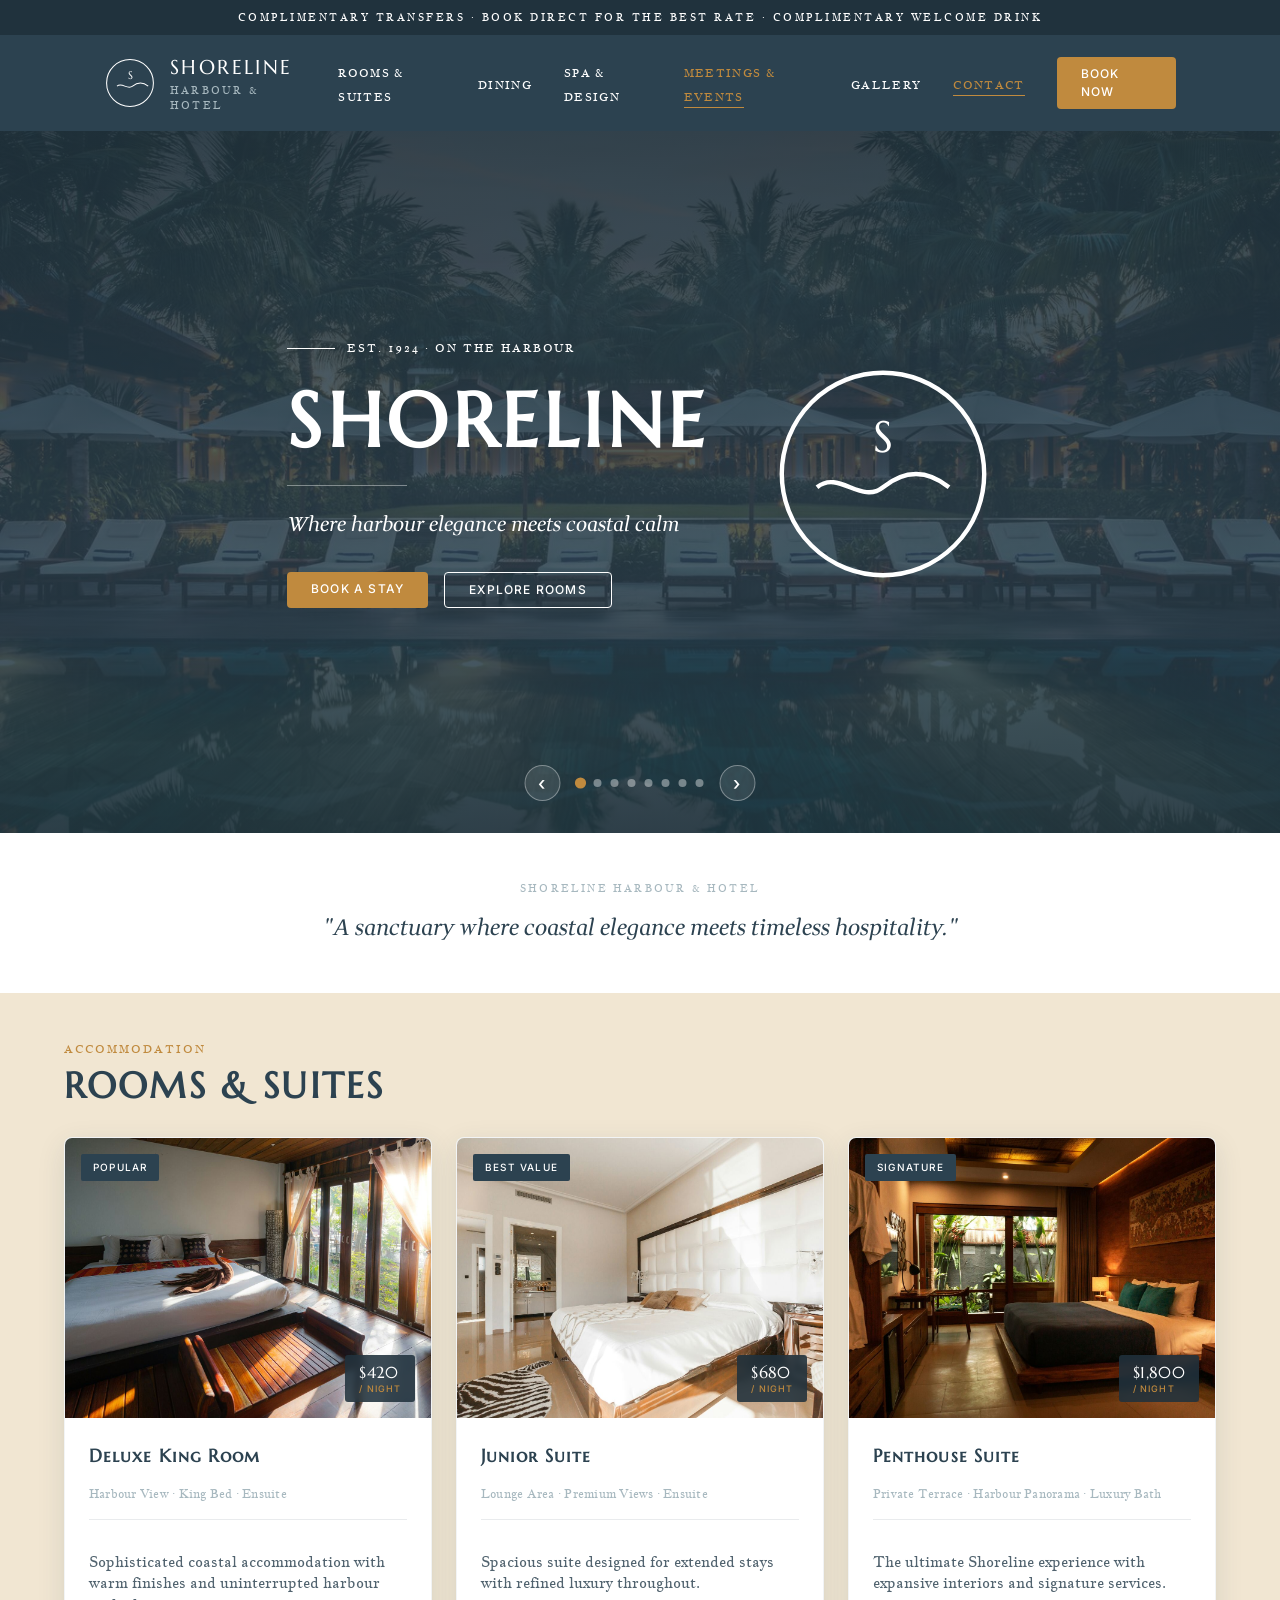
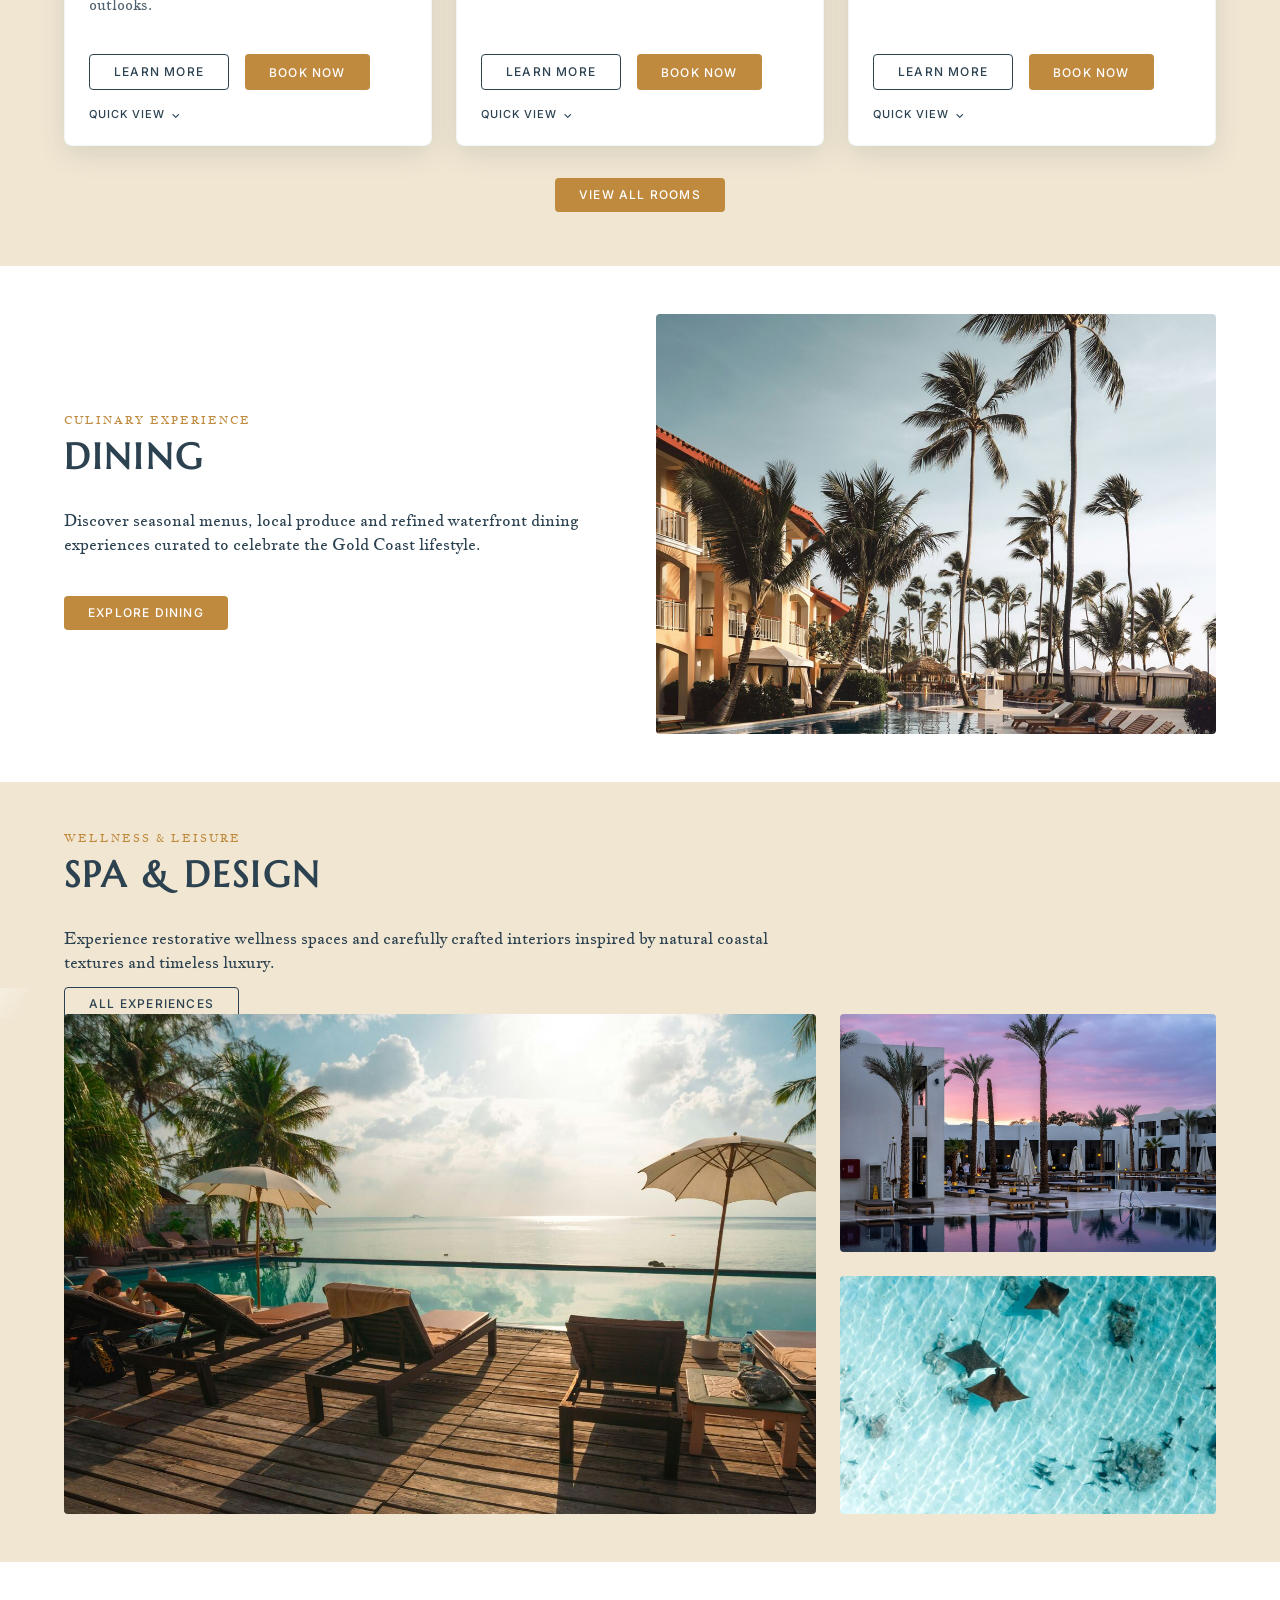
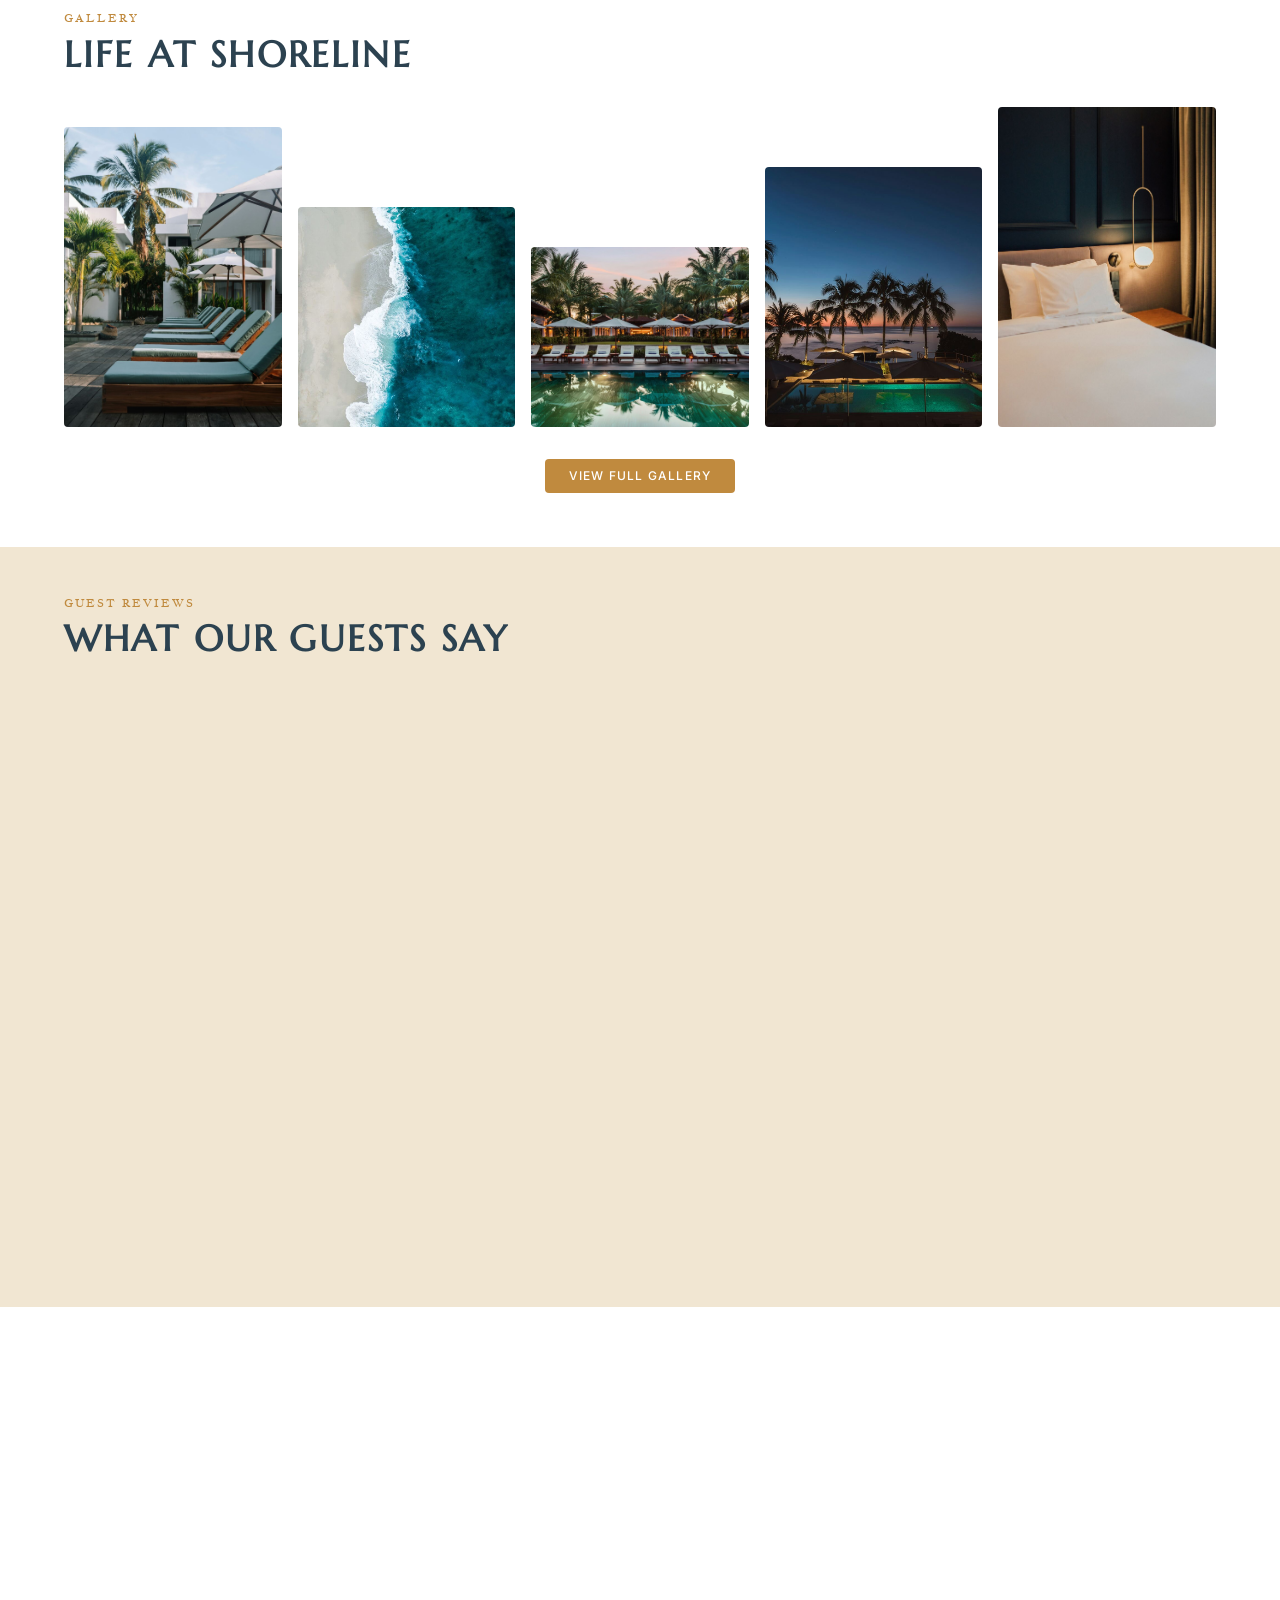
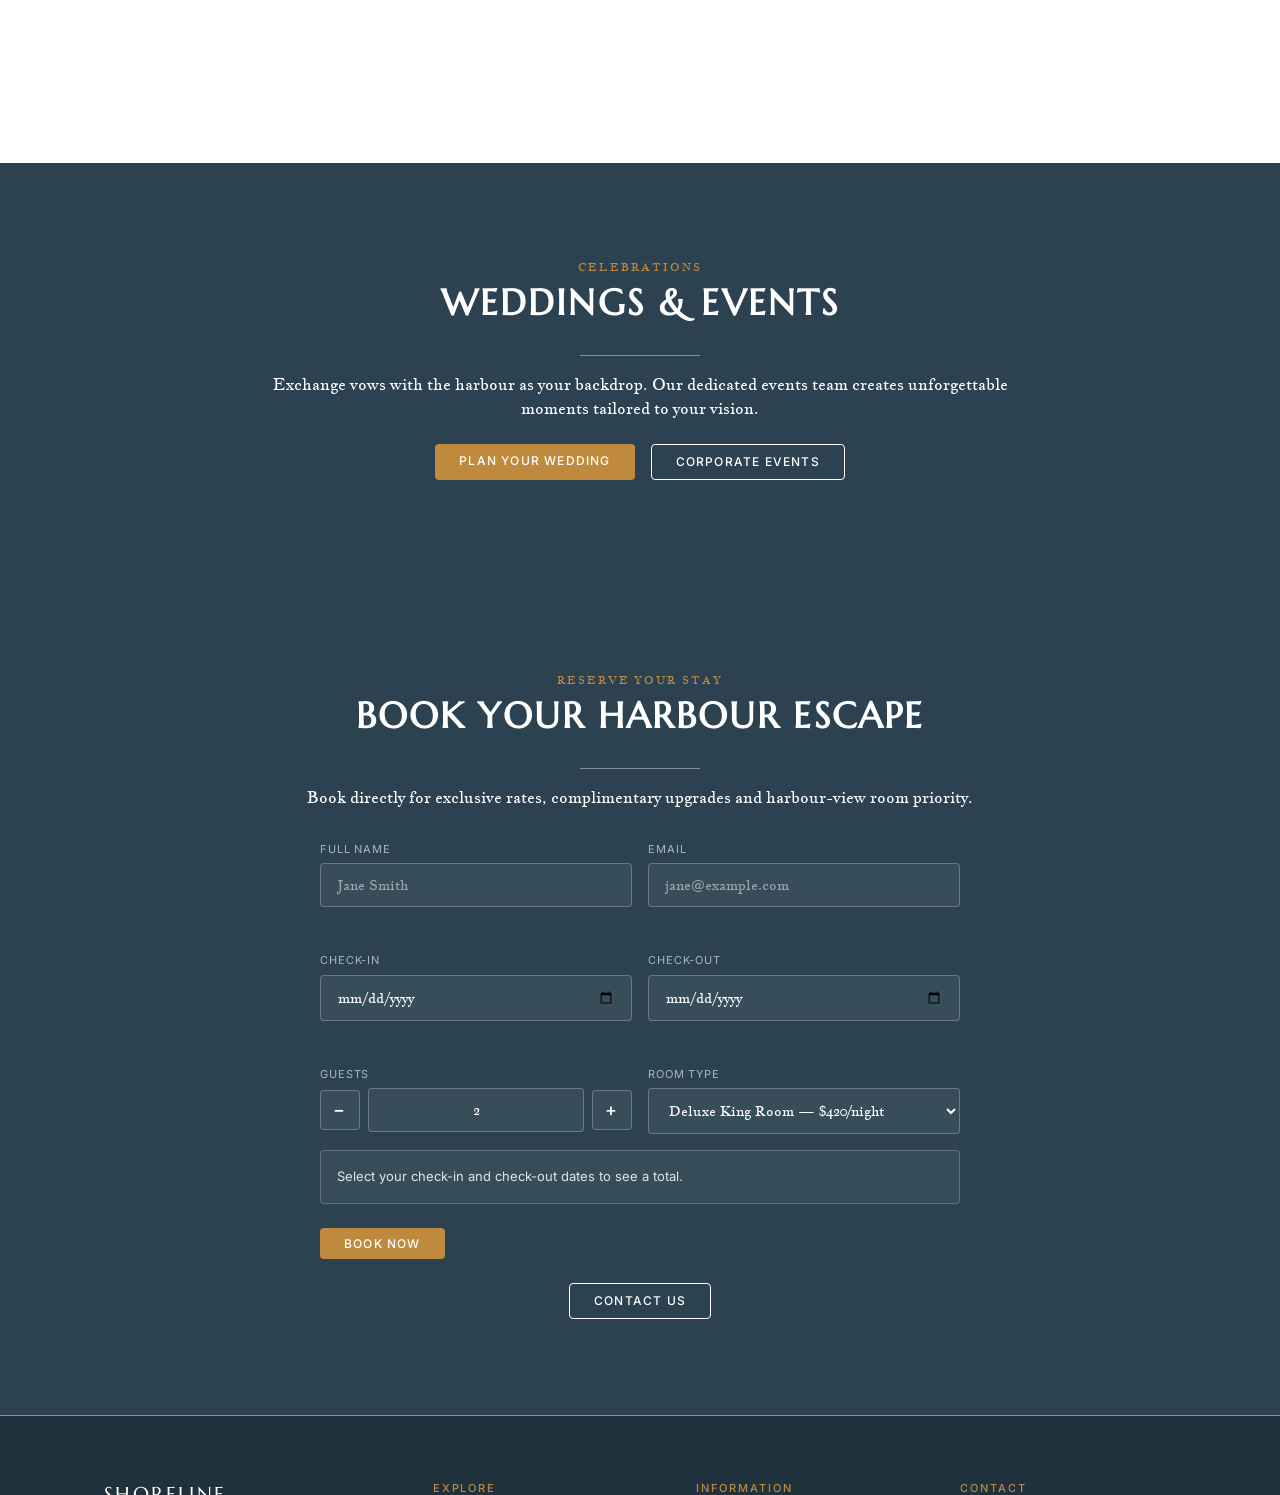
<file: index.html>
<!DOCTYPE html>
<html lang="en">
<head>
  <meta charset="UTF-8">
  <meta name="viewport" content="width=device-width, initial-scale=1">
  <title>Shoreline Harbour & Hotel</title>
  <meta name="description" content="Boutique harbour-front hotel on the Gold Coast. Book rooms & suites, dine waterfront, and unwind at our spa — reserve directly for the best rate.">

  <link rel="icon" type="image/svg+xml" href="favicon.svg">
  <link rel="icon" type="image/png" sizes="32x32" href="favicon-32.png">
  <link rel="icon" type="image/png" sizes="16x16" href="favicon-16.png">
  <link rel="apple-touch-icon" href="apple-touch-icon.png">

  <meta property="og:type" content="website">
  <meta property="og:site_name" content="Shoreline Harbour & Hotel">
  <meta property="og:title" content="Shoreline Harbour & Hotel">
  <meta property="og:description" content="Boutique harbour-front hotel on the Gold Coast. Book rooms & suites, dine waterfront, and unwind at our spa — reserve directly for the best rate.">
  <meta property="og:image" content="og-image.jpg">
  <meta property="og:url" content="index.html">
  <meta name="twitter:card" content="summary_large_image">
  <meta name="twitter:title" content="Shoreline Harbour & Hotel">
  <meta name="twitter:description" content="Boutique harbour-front hotel on the Gold Coast. Book rooms & suites, dine waterfront, and unwind at our spa.">
  <meta name="twitter:image" content="og-image.jpg">

  <!-- Update "url"/"image" to absolute URLs once this site has a public domain -->
  <script type="application/ld+json">
  {
    "@context": "https://schema.org",
    "@type": "Hotel",
    "name": "Shoreline Harbour & Hotel",
    "description": "Boutique harbour-front hotel on the Gold Coast offering rooms & suites, waterfront dining and a poolside spa.",
    "image": "og-image.jpg",
    "url": "index.html",
    "priceRange": "$420-$1800",
    "address": {
      "@type": "PostalAddress",
      "streetAddress": "123 Harbour Promenade",
      "addressLocality": "Gold Coast",
      "addressRegion": "QLD",
      "postalCode": "4217",
      "addressCountry": "AU"
    },
    "geo": {
      "@type": "GeoCoordinates",
      "latitude": -27.9978,
      "longitude": 153.4310
    },
    "starRating": {
      "@type": "Rating",
      "ratingValue": "5"
    },
    "amenityFeature": [
      { "@type": "LocationFeatureSpecification", "name": "Free WiFi" },
      { "@type": "LocationFeatureSpecification", "name": "Spa" },
      { "@type": "LocationFeatureSpecification", "name": "Waterfront Dining" },
      { "@type": "LocationFeatureSpecification", "name": "Valet Parking" }
    ]
  }
  </script>

  <link rel="stylesheet" href="styles.css">
</head>
<body>

  <div id="scroll-progress"></div>

  <div class="announcement-bar">
    COMPLIMENTARY TRANSFERS · BOOK DIRECT FOR THE BEST RATE ·
    COMPLIMENTARY WELCOME DRINK
  </div>

  <header>

    <nav aria-label="Primary">

      <a href="#hero" class="logo">

        <div class="logo-icon">

          <svg viewBox="0 0 100 100" aria-hidden="true">
            <circle cx="50" cy="50" r="45" fill="none" stroke="currentColor" stroke-width="2"/>
            <path
              d="M25 56 C35 48,45 64,55 56
                 S75 48,85 56"
              fill="none"
              stroke="currentColor"
              stroke-width="2"
            />
            <text x="50" y="42" text-anchor="middle">S</text>
          </svg>

        </div>

        <div class="logo-text">
          <span class="logo-title">SHORELINE</span>
          <span class="logo-subtitle">HARBOUR &amp; HOTEL</span>
        </div>

      </a>

      <button class="nav-toggle" aria-label="Open menu" aria-expanded="false">
        <span></span>
        <span></span>
        <span></span>
      </button>

      <ul class="nav-links">
        <li><a href="rooms.html">Rooms &amp; Suites</a></li>
        <li><a href="#dining">Dining</a></li>
        <li><a href="#spa">Spa &amp; Design</a></li>
        <li><a href="#events">Meetings &amp; Events</a></li>
        <li><a href="gallery.html">Gallery</a></li>
        <li><a href="#events">Contact</a></li>
      </ul>

      <a href="#events" class="nav-book-btn">Book Now</a>

    </nav>

  </header>

  <main>

    <section id="hero">

      <div class="hero-slides" aria-hidden="true">
        <div class="hero-slide active" style="background-image:url('images/gallery-sunset-poolside.jpg')"></div>
        <div class="hero-slide" style="background-image:url('images/gallery-night-pool.jpg')"></div>
        <div class="hero-slide" style="background-image:url('images/spa-poolside.jpg')"></div>
        <div class="hero-slide" style="background-image:url('images/dining-terrace.jpg')"></div>
        <div class="hero-slide" style="background-image:url('images/gallery-aerial-beach.jpg')"></div>
        <div class="hero-slide" style="background-image:url('images/spa-sunset-lounge.jpg')"></div>
        <div class="hero-slide" style="background-image:url('images/gallery-resort-loungers.jpg')"></div>
        <div class="hero-slide" style="background-image:url('images/spa-stingray-lagoon.jpg')"></div>
      </div>
      <div class="hero-overlay" aria-hidden="true"></div>

      <div class="hero-controls">
        <button class="hero-arrow hero-arrow-prev" aria-label="Previous photo">‹</button>
        <div class="hero-dots" role="tablist" aria-label="Hero photo selector">
          <button class="hero-dot active" role="tab" aria-selected="true" aria-label="Show photo 1 of 8"></button>
          <button class="hero-dot" role="tab" aria-selected="false" aria-label="Show photo 2 of 8"></button>
          <button class="hero-dot" role="tab" aria-selected="false" aria-label="Show photo 3 of 8"></button>
          <button class="hero-dot" role="tab" aria-selected="false" aria-label="Show photo 4 of 8"></button>
          <button class="hero-dot" role="tab" aria-selected="false" aria-label="Show photo 5 of 8"></button>
          <button class="hero-dot" role="tab" aria-selected="false" aria-label="Show photo 6 of 8"></button>
          <button class="hero-dot" role="tab" aria-selected="false" aria-label="Show photo 7 of 8"></button>
          <button class="hero-dot" role="tab" aria-selected="false" aria-label="Show photo 8 of 8"></button>
        </div>
        <button class="hero-arrow hero-arrow-next" aria-label="Next photo">›</button>
      </div>

      <div class="container hero-layout">

        <div class="hero-content">

          <div class="hero-label">
            <span class="hero-line"></span>
            EST. 1924 · ON THE HARBOUR
          </div>

          <h1>SHORELINE</h1>

          <hr class="hero-divider">

          <p class="tagline">
            Where harbour elegance meets coastal calm
          </p>

          <div class="hero-buttons">
            <a href="#events" class="nav-book-btn">Book a Stay</a>
            <a href="rooms.html" class="outline-button">Explore Rooms</a>
          </div>

        </div>

        <div class="hero-emblem">

          <svg viewBox="0 0 100 100" aria-hidden="true">
            <circle cx="50" cy="50" r="46" fill="none" stroke="currentColor" stroke-width="2"/>
            <path
              d="M20 56
                 C30 48,40 64,50 56
                 S70 48,80 56"
              fill="none"
              stroke="currentColor"
              stroke-width="2"
            />
            <text x="50" y="40" text-anchor="middle">S</text>
          </svg>

        </div>

      </div>

    </section>

    <section id="quote-band">

      <div class="container">
        <p class="quote-band-label">SHORELINE HARBOUR &amp; HOTEL</p>
        <p class="quote-band-text reveal">
          "A sanctuary where coastal elegance meets timeless hospitality."
        </p>
      </div>

    </section>

    <section id="rooms">

      <div class="container">

        <div class="section-label">Accommodation</div>
        <h2>Rooms & Suites</h2>

        <div class="rooms-grid reveal-grid">

          <article class="room-card reveal">
            <div class="image-placeholder">
              <img src="images/deluxe-king-room.jpg" alt="Deluxe King Room with harbour view" loading="lazy" width="1400" height="933">
              <span class="room-badge">Popular</span>
              <span class="room-price-badge">$420<span class="per-night">/ Night</span></span>
            </div>
            <div class="room-card-body">
              <h3>Deluxe King Room</h3>
              <p class="room-meta">Harbour View · King Bed · Ensuite</p>
              <p>
                Sophisticated coastal accommodation with warm finishes and
                uninterrupted harbour outlooks.
              </p>

              <div class="button-group">
                <a href="rooms.html#room-deluxe" class="btn-outline">Learn More</a>
                <button class="book-room-btn" data-room="Deluxe King Room">Book Now</button>
              </div>

              <button class="quick-view-toggle" aria-expanded="false">
                Quick View <span class="chevron">⌄</span>
              </button>
              <ul class="quick-view-amenities">
                <li>Free WiFi</li>
                <li>Air Conditioning</li>
                <li>Mini Bar</li>
                <li>Smart TV</li>
              </ul>
            </div>
          </article>

          <article class="room-card reveal">
            <div class="image-placeholder">
              <img src="images/junior-suite-room.jpg" alt="Junior Suite lounge area" loading="lazy" width="1400" height="933">
              <span class="room-badge">Best Value</span>
              <span class="room-price-badge">$680<span class="per-night">/ Night</span></span>
            </div>
            <div class="room-card-body">
              <h3>Junior Suite</h3>
              <p class="room-meta">Lounge Area · Premium Views · Ensuite</p>
              <p>
                Spacious suite designed for extended stays with refined luxury
                throughout.
              </p>

              <div class="button-group">
                <a href="rooms.html#room-junior" class="btn-outline">Learn More</a>
                <button class="book-room-btn" data-room="Junior Suite">Book Now</button>
              </div>

              <button class="quick-view-toggle" aria-expanded="false">
                Quick View <span class="chevron">⌄</span>
              </button>
              <ul class="quick-view-amenities">
                <li>Free WiFi</li>
                <li>Separate Lounge</li>
                <li>Nespresso Machine</li>
                <li>Bathrobe &amp; Slippers</li>
              </ul>
            </div>
          </article>

          <article class="room-card reveal">
            <div class="image-placeholder">
              <img src="images/penthouse-suite-room.jpg" alt="Penthouse Suite with private terrace" loading="lazy" width="1400" height="933">
              <span class="room-badge">Signature</span>
              <span class="room-price-badge">$1,800<span class="per-night">/ Night</span></span>
            </div>
            <div class="room-card-body">
              <h3>Penthouse Suite</h3>
              <p class="room-meta">Private Terrace · Harbour Panorama · Luxury Bath</p>
              <p>
                The ultimate Shoreline experience with expansive interiors and
                signature services.
              </p>

              <div class="button-group">
                <a href="rooms.html#room-penthouse" class="btn-outline">Learn More</a>
                <button class="book-room-btn" data-room="Penthouse Suite">Book Now</button>
              </div>

              <button class="quick-view-toggle" aria-expanded="false">
                Quick View <span class="chevron">⌄</span>
              </button>
              <ul class="quick-view-amenities">
                <li>Private Terrace</li>
                <li>Butler Service</li>
                <li>Complimentary Breakfast</li>
                <li>Full Mini Bar</li>
              </ul>
            </div>
          </article>

        </div>

        <div class="section-cta">
          <a href="rooms.html" class="section-link">View All Rooms</a>
        </div>

      </div>

    </section>

    <section id="dining">

      <div class="container dining-layout">

        <div class="reveal">

          <div class="section-label">Culinary Experience</div>
          <h2>Dining</h2>

          <p>
            Discover seasonal menus, local produce and refined waterfront
            dining experiences curated to celebrate the Gold Coast lifestyle.
          </p>

          <a href="#dining" class="section-link section-btn">Explore Dining</a>

        </div>

        <div class="image-placeholder large-image reveal"><img src="images/dining-terrace.jpg" alt="Waterfront dining terrace at Shoreline" loading="lazy" width="1120" height="1400"></div>

      </div>

    </section>

    <section id="spa">

      <div class="container">

        <div class="section-label">Wellness & Leisure</div>
        <h2>Spa & Design</h2>

        <p class="section-intro">
          Experience restorative wellness spaces and carefully crafted
          interiors inspired by natural coastal textures and timeless luxury.
        </p>

        <a href="gallery.html" class="outline-dark section-btn">All Experiences</a>

        <div class="spa-grid">

          <div class="image-placeholder spa-large reveal"><img src="images/spa-poolside.jpg" alt="Poolside spa area" loading="lazy" width="1400" height="1120"></div>

          <div class="spa-side reveal-grid">
            <div class="image-placeholder spa-small reveal"><img src="images/spa-sunset-lounge.jpg" alt="Sunset spa lounge" loading="lazy" width="1400" height="933"></div>
            <div class="image-placeholder spa-small reveal"><img src="images/spa-stingray-lagoon.jpg" alt="Stingray lagoon spa" loading="lazy" width="894" height="1400"></div>
          </div>

        </div>

      </div>

    </section>

    <section id="gallery">

      <div class="container">

        <div class="section-label">Gallery</div>
        <h2>Life at Shoreline</h2>

        <div class="gallery-grid reveal-grid">

          <div class="image-placeholder reveal"><img src="images/gallery-resort-loungers.jpg" alt="Resort loungers" loading="lazy" width="1120" height="1400"></div>
          <div class="image-placeholder reveal"><img src="images/gallery-aerial-beach.jpg" alt="Aerial view of the beach" loading="lazy" width="787" height="1400"></div>
          <div class="image-placeholder reveal"><img src="images/gallery-sunset-poolside.jpg" alt="Sunset by the poolside" loading="lazy" width="1400" height="933"></div>
          <div class="image-placeholder reveal"><img src="images/gallery-night-pool.jpg" alt="Pool at night" loading="lazy" width="1400" height="935"></div>
          <div class="image-placeholder reveal"><img src="images/gallery-bedside-lamp.jpg" alt="Bedside lamp detail" loading="lazy" width="934" height="1400"></div>

        </div>

        <div class="section-cta">
          <a href="gallery.html" class="section-link">View Full Gallery</a>
        </div>

      </div>

    </section>

    <section id="testimonials">

      <div class="container">

        <div class="section-label">Guest Reviews</div>
        <h2>What Our Guests Say</h2>

        <div class="testimonial-carousel reveal">

          <div class="testimonial-track">

            <article class="testimonial-card active">
              <p class="star-rating">★★★★★</p>
              <blockquote>
                "The perfect coastal escape—beautiful rooms,
                friendly staff and unbeatable location."
              </blockquote>
              <p class="guest-name">— Emily R.</p>
              <p class="guest-location">Sydney, NSW</p>
            </article>

            <article class="testimonial-card">
              <p class="star-rating">★★★★☆</p>
              <blockquote>
                "Loved the rooftop pool and the relaxed boutique vibe.
                We'll definitely be back."
              </blockquote>
              <p class="guest-name">— Daniel K.</p>
              <p class="guest-location">Melbourne, VIC</p>
            </article>

            <article class="testimonial-card">
              <p class="star-rating">★★★★★</p>
              <blockquote>
                "Thoughtful details everywhere from the décor to the service.
                Felt truly looked after."
              </blockquote>
              <p class="guest-name">— Sophia L.</p>
              <p class="guest-location">London, UK</p>
            </article>

          </div>

          <div class="testimonial-controls">
            <button class="carousel-arrow carousel-prev" aria-label="Previous review">‹</button>
            <div class="carousel-dots" role="tablist" aria-label="Guest review selector">
              <button class="carousel-dot active" role="tab" aria-selected="true" aria-label="Show review 1 of 3"></button>
              <button class="carousel-dot" role="tab" aria-selected="false" aria-label="Show review 2 of 3"></button>
              <button class="carousel-dot" role="tab" aria-selected="false" aria-label="Show review 3 of 3"></button>
            </div>
            <button class="carousel-arrow carousel-next" aria-label="Next review">›</button>
          </div>

        </div>

      </div>

    </section>

    <section id="location">

      <div class="container location-layout">

        <div class="reveal">

          <div class="section-label">Find Us</div>
          <h2>Visit Shoreline</h2>

          <p>
            123 Harbour Promenade<br>
            Gold Coast, QLD 4217<br>
            Australia
          </p>

          <p class="location-meta">
            15 minutes from Gold Coast Airport · Complimentary valet parking
          </p>

          <a
            href="https://maps.google.com/?q=-27.9978,153.4310"
            target="_blank"
            rel="noopener"
            class="section-link"
          >Get Directions</a>

        </div>

        <div class="map-embed reveal">
          <iframe
            src="https://maps.google.com/maps?q=-27.9978,153.4310&z=16&output=embed"
            title="Map showing Shoreline Harbour & Hotel's location on the Gold Coast"
            loading="lazy"
            referrerpolicy="no-referrer-when-downgrade"
          ></iframe>
        </div>

      </div>

    </section>

    <section id="weddings">

      <div class="container weddings-content">

        <div class="section-label">Celebrations</div>

        <h2>Weddings & Events</h2>

        <hr class="events-divider">

        <p>
          Exchange vows with the harbour as your backdrop. Our dedicated
          events team creates unforgettable moments tailored to your vision.
        </p>

        <div class="hero-buttons weddings-buttons">
          <a href="mailto:reservations@shoreline.com.au?subject=Wedding%20Enquiry" class="nav-book-btn">Plan Your Wedding</a>
          <a href="mailto:reservations@shoreline.com.au?subject=Corporate%20Event%20Enquiry" class="outline-button">Corporate Events</a>
        </div>

      </div>

    </section>

    <section id="events">

      <div class="container events-content">

        <div class="events-label">RESERVE YOUR STAY</div>

        <h2>Book Your Harbour Escape</h2>

        <hr class="events-divider">

        <p>
          Book directly for exclusive rates, complimentary upgrades and
          harbour-view room priority.
        </p>

        <form class="booking-form" id="booking-form" novalidate>

          <div>
            <label for="booking-name">Full Name</label>
            <input type="text" id="booking-name" name="name" placeholder="Jane Smith" autocomplete="name">
            <p class="field-error" data-error-for="booking-name"></p>
          </div>

          <div>
            <label for="booking-email">Email</label>
            <input type="email" id="booking-email" name="email" placeholder="jane@example.com" autocomplete="email">
            <p class="field-error" data-error-for="booking-email"></p>
          </div>

          <div>
            <label for="booking-checkin">Check-In</label>
            <input type="date" id="booking-checkin" name="checkin" autocomplete="off">
            <p class="field-error" data-error-for="booking-checkin"></p>
          </div>

          <div>
            <label for="booking-checkout">Check-Out</label>
            <input type="date" id="booking-checkout" name="checkout" autocomplete="off">
            <p class="field-error" data-error-for="booking-checkout"></p>
          </div>

          <div>
            <label for="booking-guests">Guests</label>
            <div class="guest-stepper">
              <button type="button" class="stepper-btn stepper-decrease" aria-label="Decrease guests">−</button>
              <input type="number" id="booking-guests" name="guests" value="2" min="1" max="8" readonly inputmode="numeric" aria-live="polite">
              <button type="button" class="stepper-btn stepper-increase" aria-label="Increase guests">+</button>
            </div>
          </div>

          <div>
            <label for="booking-room">Room Type</label>
            <select id="booking-room" name="room">
              <option value="Deluxe King Room">Deluxe King Room — $420/night</option>
              <option value="Junior Suite">Junior Suite — $680/night</option>
              <option value="Penthouse Suite">Penthouse Suite — $1,800/night</option>
            </select>
          </div>

          <div class="field-full booking-summary" id="booking-summary" aria-live="polite">
            <span class="booking-summary-detail" id="booking-summary-detail">Select your check-in and check-out dates to see a total.</span>
            <span class="booking-summary-total" id="booking-summary-total"></span>
          </div>

          <div class="field-full">
            <button type="submit" class="booking-submit">Book Now</button>
          </div>

          <div class="booking-confirmation" id="booking-confirmation" role="status" aria-live="polite"></div>

        </form>

        <div class="hero-buttons events-buttons">
          <a href="mailto:reservations@shoreline.com.au" class="outline-button">Contact Us</a>
        </div>

      </div>

    </section>

  </main>

  <footer>

    <div class="footer-top">

      <div class="footer-brand">
        <div class="footer-logo">
          <span class="logo-title">SHORELINE</span>
          <span class="logo-subtitle">HARBOUR &amp; HOTEL</span>
        </div>
        <p class="footer-address">
          123 Harbour Promenade<br>
          Gold Coast, QLD 4217<br>
          Australia
        </p>
      </div>

      <nav class="footer-col">
        <h3>Explore</h3>
        <ul>
          <li><a href="rooms.html">Rooms &amp; Suites</a></li>
          <li><a href="#dining">Dining</a></li>
          <li><a href="#spa">Spa &amp; Design</a></li>
          <li><a href="#events">Meetings &amp; Events</a></li>
          <li><a href="gallery.html">Gallery</a></li>
        </ul>
      </nav>

      <nav class="footer-col">
        <h3>Information</h3>
        <ul>
          <li><a href="#events">Contact</a></li>
          <li><a href="#">Careers</a></li>
          <li><a href="#">Press</a></li>
          <li><a href="#">Accessibility</a></li>
          <li><a href="#">Privacy Policy</a></li>
        </ul>
      </nav>

      <div class="footer-col">
        <h3>Contact</h3>
        <p>reservations@shoreline.com.au</p>
        <p>+61 7 XXXX XXXX</p>

        <h3 class="footer-follow">Follow Us</h3>
        <div class="footer-social">
          <a href="#" aria-label="Instagram">IG</a>
          <a href="#" aria-label="Facebook">FB</a>
          <a href="#" aria-label="Twitter">TW</a>
          <a href="#" aria-label="LinkedIn">LI</a>
        </div>
      </div>

    </div>

    <div class="footer-bottom">
      <p>&copy; 2024 Shoreline Harbour & Hotel. All rights reserved.</p>
      <p class="footer-collection">Member of the Shoreline Collection</p>
    </div>

  </footer>

  <button id="back-to-top" aria-label="Back to top">↑</button>

  <div class="mobile-book-bar">
    <span class="mobile-book-bar-info">From<strong>$420/night</strong></span>
    <a href="#events" class="nav-book-btn">Book Now</a>
  </div>

  <script src="script.js"></script>

</body>
</html>
</file>
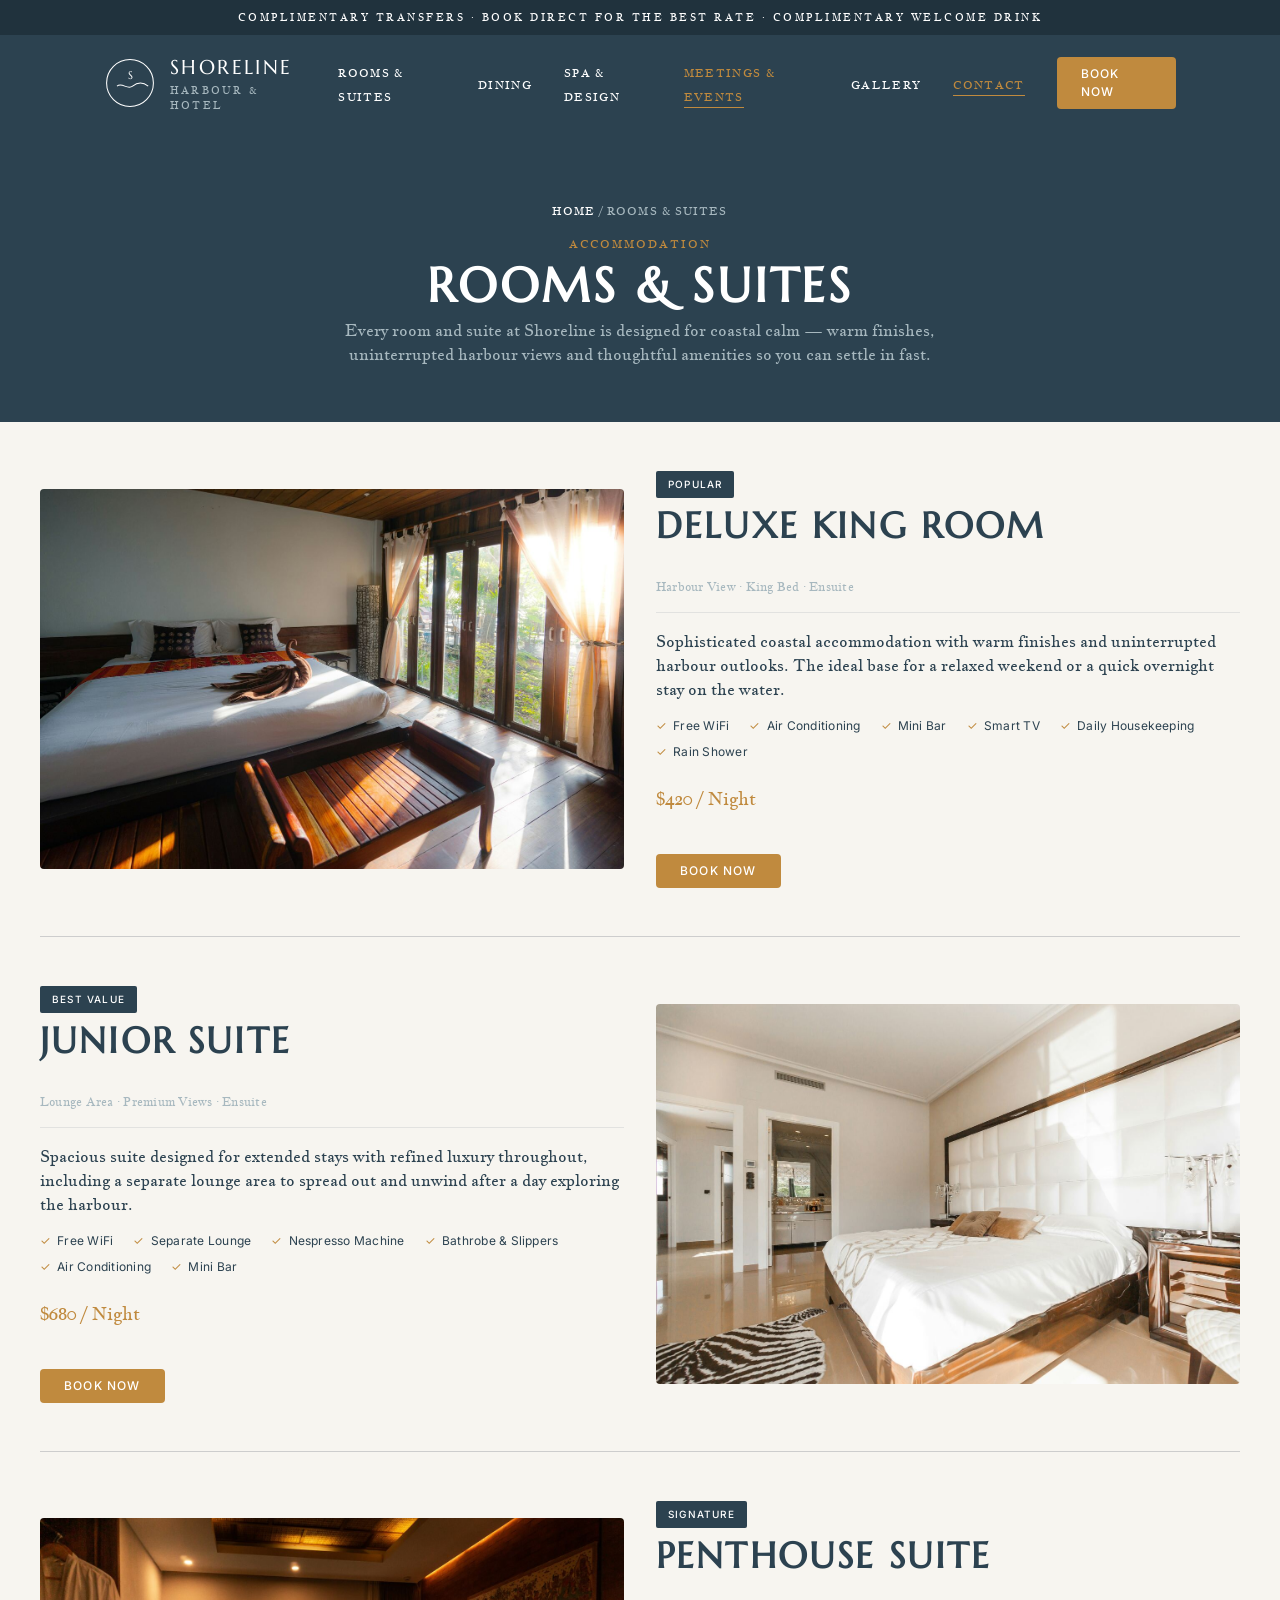
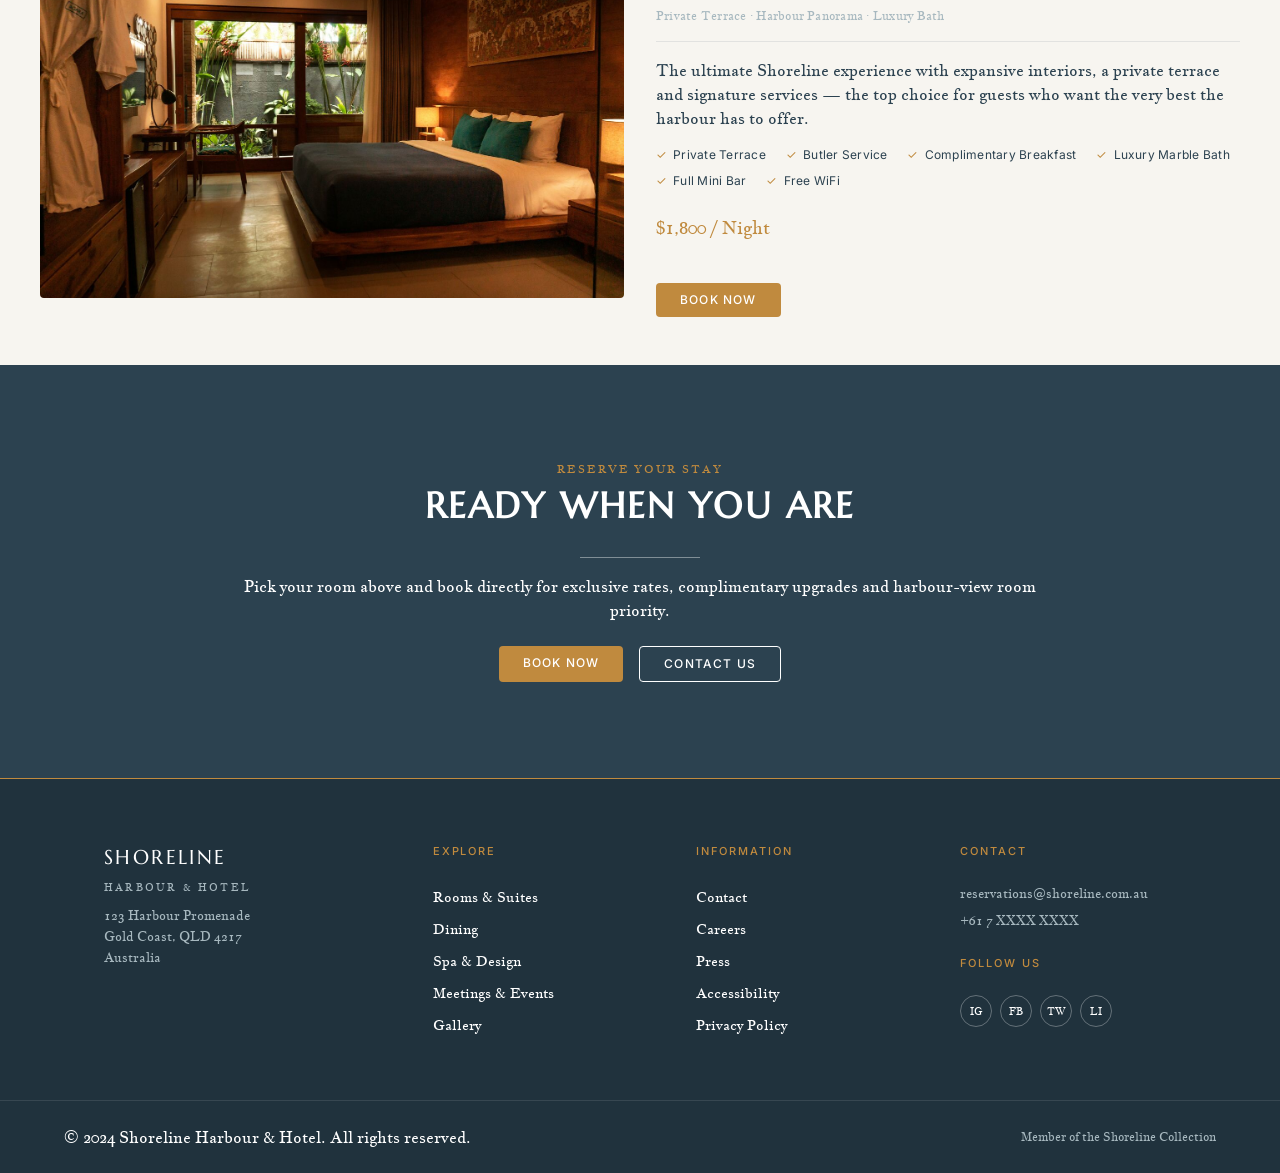
<file: rooms.html>
<!DOCTYPE html>
<html lang="en">
<head>
  <meta charset="UTF-8">
  <meta name="viewport" content="width=device-width, initial-scale=1">
  <title>Rooms & Suites | Shoreline Harbour & Hotel</title>
  <meta name="description" content="Explore Shoreline's Deluxe King Room, Junior Suite and Penthouse Suite — harbour views, refined interiors, and direct booking for the best rate.">

  <link rel="icon" type="image/svg+xml" href="favicon.svg">
  <link rel="icon" type="image/png" sizes="32x32" href="favicon-32.png">
  <link rel="icon" type="image/png" sizes="16x16" href="favicon-16.png">
  <link rel="apple-touch-icon" href="apple-touch-icon.png">

  <meta property="og:type" content="website">
  <meta property="og:site_name" content="Shoreline Harbour & Hotel">
  <meta property="og:title" content="Rooms & Suites | Shoreline Harbour & Hotel">
  <meta property="og:description" content="Explore Shoreline's Deluxe King Room, Junior Suite and Penthouse Suite — harbour views, refined interiors, and direct booking for the best rate.">
  <meta property="og:image" content="og-image.jpg">
  <meta property="og:url" content="rooms.html">
  <meta name="twitter:card" content="summary_large_image">
  <meta name="twitter:title" content="Rooms & Suites | Shoreline Harbour & Hotel">
  <meta name="twitter:description" content="Explore Shoreline's Deluxe King Room, Junior Suite and Penthouse Suite — harbour views and refined interiors.">
  <meta name="twitter:image" content="og-image.jpg">

  <link rel="stylesheet" href="styles.css">
</head>
<body>

  <div id="scroll-progress"></div>

  <div class="announcement-bar">
    COMPLIMENTARY TRANSFERS · BOOK DIRECT FOR THE BEST RATE ·
    COMPLIMENTARY WELCOME DRINK
  </div>

  <header>

    <nav aria-label="Primary">

      <a href="index.html#hero" class="logo">

        <div class="logo-icon">

          <svg viewBox="0 0 100 100" aria-hidden="true">
            <circle cx="50" cy="50" r="45" fill="none" stroke="currentColor" stroke-width="2"/>
            <path
              d="M25 56 C35 48,45 64,55 56
                 S75 48,85 56"
              fill="none"
              stroke="currentColor"
              stroke-width="2"
            />
            <text x="50" y="42" text-anchor="middle">S</text>
          </svg>

        </div>

        <div class="logo-text">
          <span class="logo-title">SHORELINE</span>
          <span class="logo-subtitle">HARBOUR &amp; HOTEL</span>
        </div>

      </a>

      <button class="nav-toggle" aria-label="Open menu" aria-expanded="false">
        <span></span>
        <span></span>
        <span></span>
      </button>

      <ul class="nav-links">
        <li><a href="rooms.html" aria-current="page">Rooms &amp; Suites</a></li>
        <li><a href="index.html#dining">Dining</a></li>
        <li><a href="index.html#spa">Spa &amp; Design</a></li>
        <li><a href="index.html#events">Meetings &amp; Events</a></li>
        <li><a href="gallery.html">Gallery</a></li>
        <li><a href="index.html#events">Contact</a></li>
      </ul>

      <a href="index.html#events" class="nav-book-btn">Book Now</a>

    </nav>

  </header>

  <main>

    <section class="page-hero">
      <div class="container">
        <div class="breadcrumb"><a href="index.html">Home</a> / Rooms &amp; Suites</div>
        <div class="section-label">Accommodation</div>
        <h1>Rooms &amp; Suites</h1>
        <p>
          Every room and suite at Shoreline is designed for coastal calm — warm
          finishes, uninterrupted harbour views and thoughtful amenities so
          you can settle in fast.
        </p>
      </div>
    </section>

    <section id="rooms-list">
      <div class="container">

        <div class="room-detail reveal" id="room-deluxe">
          <div class="image-placeholder room-detail-image"><img src="images/deluxe-king-room.jpg" alt="Deluxe King Room with harbour view" loading="lazy" width="1400" height="933"></div>
          <div class="room-detail-info">
            <span class="room-badge">Popular</span>
            <h2>Deluxe King Room</h2>
            <p class="room-meta">Harbour View · King Bed · Ensuite</p>
            <p>
              Sophisticated coastal accommodation with warm finishes and
              uninterrupted harbour outlooks. The ideal base for a relaxed
              weekend or a quick overnight stay on the water.
            </p>
            <ul class="room-detail-amenities">
              <li>Free WiFi</li>
              <li>Air Conditioning</li>
              <li>Mini Bar</li>
              <li>Smart TV</li>
              <li>Daily Housekeeping</li>
              <li>Rain Shower</li>
            </ul>
            <p class="price">$420 / Night</p>
            <div class="button-group">
              <a href="index.html?room=Deluxe%20King%20Room#events" class="nav-book-btn">Book Now</a>
            </div>
          </div>
        </div>

        <div class="room-detail reverse reveal" id="room-junior">
          <div class="image-placeholder room-detail-image"><img src="images/junior-suite-room.jpg" alt="Junior Suite lounge area" loading="lazy" width="1400" height="933"></div>
          <div class="room-detail-info">
            <span class="room-badge">Best Value</span>
            <h2>Junior Suite</h2>
            <p class="room-meta">Lounge Area · Premium Views · Ensuite</p>
            <p>
              Spacious suite designed for extended stays with refined luxury
              throughout, including a separate lounge area to spread out and
              unwind after a day exploring the harbour.
            </p>
            <ul class="room-detail-amenities">
              <li>Free WiFi</li>
              <li>Separate Lounge</li>
              <li>Nespresso Machine</li>
              <li>Bathrobe &amp; Slippers</li>
              <li>Air Conditioning</li>
              <li>Mini Bar</li>
            </ul>
            <p class="price">$680 / Night</p>
            <div class="button-group">
              <a href="index.html?room=Junior%20Suite#events" class="nav-book-btn">Book Now</a>
            </div>
          </div>
        </div>

        <div class="room-detail reveal" id="room-penthouse">
          <div class="image-placeholder room-detail-image"><img src="images/penthouse-suite-room.jpg" alt="Penthouse Suite with private terrace" loading="lazy" width="1400" height="933"></div>
          <div class="room-detail-info">
            <span class="room-badge">Signature</span>
            <h2>Penthouse Suite</h2>
            <p class="room-meta">Private Terrace · Harbour Panorama · Luxury Bath</p>
            <p>
              The ultimate Shoreline experience with expansive interiors,
              a private terrace and signature services — the top choice for
              guests who want the very best the harbour has to offer.
            </p>
            <ul class="room-detail-amenities">
              <li>Private Terrace</li>
              <li>Butler Service</li>
              <li>Complimentary Breakfast</li>
              <li>Luxury Marble Bath</li>
              <li>Full Mini Bar</li>
              <li>Free WiFi</li>
            </ul>
            <p class="price">$1,800 / Night</p>
            <div class="button-group">
              <a href="index.html?room=Penthouse%20Suite#events" class="nav-book-btn">Book Now</a>
            </div>
          </div>
        </div>

      </div>
    </section>

    <section id="events">
      <div class="container events-content">
        <div class="events-label">RESERVE YOUR STAY</div>
        <h2>Ready When You Are</h2>
        <hr class="events-divider">
        <p>
          Pick your room above and book directly for exclusive rates,
          complimentary upgrades and harbour-view room priority.
        </p>
        <div class="hero-buttons events-buttons">
          <a href="index.html#events" class="nav-book-btn">Book Now</a>
          <a href="mailto:reservations@shoreline.com.au" class="outline-button">Contact Us</a>
        </div>
      </div>
    </section>

  </main>

  <footer>

    <div class="footer-top">

      <div class="footer-brand">
        <div class="footer-logo">
          <span class="logo-title">SHORELINE</span>
          <span class="logo-subtitle">HARBOUR &amp; HOTEL</span>
        </div>
        <p class="footer-address">
          123 Harbour Promenade<br>
          Gold Coast, QLD 4217<br>
          Australia
        </p>
      </div>

      <nav class="footer-col">
        <h3>Explore</h3>
        <ul>
          <li><a href="rooms.html">Rooms &amp; Suites</a></li>
          <li><a href="index.html#dining">Dining</a></li>
          <li><a href="index.html#spa">Spa &amp; Design</a></li>
          <li><a href="index.html#events">Meetings &amp; Events</a></li>
          <li><a href="gallery.html">Gallery</a></li>
        </ul>
      </nav>

      <nav class="footer-col">
        <h3>Information</h3>
        <ul>
          <li><a href="index.html#events">Contact</a></li>
          <li><a href="#">Careers</a></li>
          <li><a href="#">Press</a></li>
          <li><a href="#">Accessibility</a></li>
          <li><a href="#">Privacy Policy</a></li>
        </ul>
      </nav>

      <div class="footer-col">
        <h3>Contact</h3>
        <p>reservations@shoreline.com.au</p>
        <p>+61 7 XXXX XXXX</p>

        <h3 class="footer-follow">Follow Us</h3>
        <div class="footer-social">
          <a href="#" aria-label="Instagram">IG</a>
          <a href="#" aria-label="Facebook">FB</a>
          <a href="#" aria-label="Twitter">TW</a>
          <a href="#" aria-label="LinkedIn">LI</a>
        </div>
      </div>

    </div>

    <div class="footer-bottom">
      <p>&copy; 2024 Shoreline Harbour & Hotel. All rights reserved.</p>
      <p class="footer-collection">Member of the Shoreline Collection</p>
    </div>

  </footer>

  <button id="back-to-top" aria-label="Back to top">↑</button>

  <div class="mobile-book-bar">
    <span class="mobile-book-bar-info">From<strong>$420/night</strong></span>
    <a href="index.html#events" class="nav-book-btn">Book Now</a>
  </div>

  <script src="script.js"></script>

</body>
</html>
</file>
<file: styles.css>
@import url('https://fonts.googleapis.com/css2?family=Inter:wght@500&family=Jacques+Francois&family=Marcellus+SC&family=Wittgenstein:ital@0;1&display=swap');

/* Smooth cross-page transitions (index.html <-> rooms.html <-> gallery.html).
   Pure progressive enhancement: browsers without support (anything but
   recent Chrome/Edge) just ignore this and navigate normally - no JS,
   no fallback needed, nothing to break. */

@view-transition {
  navigation: auto;
}

::view-transition-old(root),
::view-transition-new(root) {
  animation-duration: 0.35s;
  animation-timing-function: ease;
}

@media (prefers-reduced-motion: reduce) {
  ::view-transition-old(root),
  ::view-transition-new(root) {
    animation: none;
  }
}

/* =========================================================
   TABLE OF CONTENTS
   (search for the ALL-CAPS heading to jump to a section)

   Variables & base reset ......... :root, *, html, body
   Scroll-reveal animation ........ .reveal / .reveal-grid
   Announcement bar
   Typography ...................... h1-h3, buttons, links
   Header + Navigation ............. header, nav, .logo, .nav-links
   Hero ............................ #hero, .hero-slide(s), .hero-controls
   Sections (shared) ............... section padding + cream/white rhythm
   Room cards ....................... .rooms-grid, .room-card, quick-view
   Dining ........................... .dining-layout
   Location ......................... .location-layout, .map-embed
   Spa .............................. .spa-grid
   Events ........................... #events, .booking-form, guest stepper
   Gallery (homepage preview) ...... .gallery-grid
   Photo frames ..................... .image-placeholder + hover zoom
   Testimonials ..................... .testimonial-carousel
   Footer
   SECTION DETAILS .................. labels, quote band, badges, weddings
   POLISH ............................ hover states, back-to-top, progress bar
   RESPONSIVE ........................ hamburger nav, tablet + mobile
   MOBILE QUICK-BOOKING BAR
   SUBPAGES .......................... rooms.html / gallery.html specifics
========================================================= */

:root {
  --color-primary: #2c4250;
  --color-accent: #c08a3e;
  --color-bg: #f7f5f0;
  --color-cream-deep: #f1e6d2;
  --color-white: #ffffff;
  --color-muted: #a7b8bf;
  --color-dark: #20323d;
  --color-border: #cdcdcd;
  --color-placeholder: #c9c3b5;

  --space-xs: 4px;
  --space-sm: 8px;
  --space-md: 16px;
  --space-lg: 24px;
  --space-xl: 32px;
  --space-2xl: 48px;
  --space-3xl: 64px;
}

*,
*::before,
*::after {
  box-sizing: border-box;
}

html {
  scroll-behavior: smooth;
}

body {
  margin: 0;
  background: var(--color-bg);
  color: var(--color-primary);
  font-family: "Jacques Francois", serif;
  line-height: 1.5;
}

img {
  display: block;
  width: 100%;
}

a {
  text-decoration: none;
  color: inherit;
}

.container {
  max-width: 1200px;
  margin: 0 auto;
}

/* =======================
   Scroll-reveal animation
   Elements fade + lift into place the first time they enter
   the viewport (see .reveal usage on images/cards throughout).
======================= */

.reveal {
  opacity: 0;
  transform: translateY(28px);
  transition: opacity 0.8s ease, transform 0.8s ease;
}

.reveal.in-view {
  opacity: 1;
  transform: translateY(0);
}

.reveal-grid > .reveal:nth-child(1)  { transition-delay: 0s; }
.reveal-grid > .reveal:nth-child(2)  { transition-delay: .08s; }
.reveal-grid > .reveal:nth-child(3)  { transition-delay: .16s; }
.reveal-grid > .reveal:nth-child(4)  { transition-delay: .24s; }
.reveal-grid > .reveal:nth-child(5)  { transition-delay: .32s; }
.reveal-grid > .reveal:nth-child(6)  { transition-delay: .4s; }
.reveal-grid > .reveal:nth-child(7)  { transition-delay: .48s; }
.reveal-grid > .reveal:nth-child(8)  { transition-delay: .56s; }
.reveal-grid > .reveal:nth-child(9)  { transition-delay: .64s; }
.reveal-grid > .reveal:nth-child(10) { transition-delay: .72s; }
.reveal-grid > .reveal:nth-child(11) { transition-delay: .8s; }
.reveal-grid > .reveal:nth-child(12) { transition-delay: .88s; }

@media (prefers-reduced-motion: reduce) {
  .reveal {
    opacity: 1;
    transform: none;
    transition: none;
  }
}

/* =======================
   Announcement Bar
======================= */

.announcement-bar {
  background: var(--color-dark);
  color: var(--color-white);
  text-align: center;
  padding: 10px 20px;
  font-size: 10px;
  letter-spacing: 0.25em;
  text-transform: uppercase;
  font-family: "Jacques Francois", serif;
}

/* =======================
   Typography
======================= */

h1,
h2,
h3 {
  font-family: "Marcellus SC", serif;
  letter-spacing: 0.06em;
  margin-top: 0;
}

h1,
h2 {
  text-transform: uppercase;
}

h1 {
  font-size: 76px;
  line-height: 1.05;
}

h2 {
  font-size: 36px;
  line-height: 1.1;
  margin-bottom: var(--space-xl);
}

h3 {
  font-size: 18px;
}

p,
input,
textarea,
label,
li,
a {
  font-family: "Jacques Francois", serif;
}

.tagline {
  font-family: "Wittgenstein", serif;
  font-style: italic;
  font-size: 20px;
  line-height: 1.5;
}

button,
.nav-book-btn,
.section-link,
.outline-link,
.outline-button,
.outline-dark {
  background: var(--color-accent);
  color: var(--color-white);
  border: none;
  border-radius: 4px;
  padding: var(--space-sm) var(--space-lg);
  font-family: "Inter", sans-serif;
  font-size: 12px;
  font-weight: 500;
  letter-spacing: 0.1em;
  text-transform: uppercase;
  cursor: pointer;
}

.section-link,
.outline-link {
  display: inline-block;
}

.outline-link {
  background: transparent;
  border: 1px solid var(--color-primary);
  color: var(--color-primary);
}

/* Shine sweep on the real CTA-style buttons only (not icon buttons like
   the nav toggle, carousel arrows, or stepper +/-, where a diagonal
   light streak across a 36px circle would just look like a glitch) */

.nav-book-btn,
.section-link,
.outline-link,
.outline-button,
.outline-dark,
.book-room-btn,
.booking-submit,
.button-group a {
  position: relative;
  overflow: hidden;
}

.nav-book-btn::after,
.section-link::after,
.outline-link::after,
.outline-button::after,
.outline-dark::after,
.book-room-btn::after,
.booking-submit::after,
.button-group a::after {
  content: "";
  position: absolute;
  top: 0;
  left: -75%;
  width: 50%;
  height: 100%;
  background: linear-gradient(115deg, transparent, rgba(255, 255, 255, 0.4), transparent);
  transform: skewX(-20deg);
  transition: left 0.7s ease;
  pointer-events: none;
}

.nav-book-btn:hover::after,
.section-link:hover::after,
.outline-link:hover::after,
.outline-button:hover::after,
.outline-dark:hover::after,
.book-room-btn:hover::after,
.booking-submit:hover::after,
.button-group a:hover::after {
  left: 125%;
}

@media (prefers-reduced-motion: reduce) {
  .nav-book-btn::after,
  .section-link::after,
  .outline-link::after,
  .outline-button::after,
  .outline-dark::after,
  .book-room-btn::after,
  .booking-submit::after,
  .button-group a::after {
    display: none;
  }
}

/* =======================
   Header
======================= */

header {
  position: sticky;
  top: 0;
  z-index: 500;
  background: var(--color-primary);
  transition: box-shadow 0.35s ease;
}

/* Header gains a lifted shadow once the page scrolls (JS toggles this
   class) — a "sticky" header without motion feedback reads as static */

header.scrolled {
  box-shadow: 0 4px 20px rgba(0, 0, 0, 0.15);
}

@media (prefers-reduced-motion: reduce) {
  header {
    transition: none;
  }
}

header nav {
  max-width: 1200px;
  margin: 0 auto;
  padding: var(--space-sm) var(--space-3xl);
  display: flex;
  align-items: center;
  justify-content: space-between;
  gap: 32px;
}

/* =======================
   Logo
======================= */

.logo {
  display: flex;
  align-items: center;
  gap: 14px;
  color: var(--color-white);
}

.logo-icon {
  width: 56px;
  height: 56px;
}

.logo-icon svg {
  width: 100%;
  height: 100%;
}

.logo-icon text {
  fill: currentColor;
  font-family: "Marcellus SC", serif;
  font-size: 22px;
}

.logo-text {
  display: flex;
  flex-direction: column;
}

.logo-title {
  color: var(--color-white);
  font-family: "Marcellus SC", serif;
  font-size: 20px;
  letter-spacing: 0.12em;
}

.logo-subtitle {
  color: var(--color-muted);
  font-size: 10px;
  letter-spacing: 0.22em;
  text-transform: uppercase;
}

/* =======================
   Navigation
======================= */

.nav-links {
  display: flex;
  align-items: center;
  gap: var(--space-xl);
  list-style: none;
  margin-left: auto;
  padding: 0;
}

.nav-links a {
  color: var(--color-white);
  font-size: 11px;
  letter-spacing: 0.12em;
  text-transform: uppercase;
}

.nav-book-btn {
  display: inline-block;
}

/* =======================
   Hero
======================= */

#hero {
  position: relative;
  overflow: hidden;
  background: var(--color-primary);
  color: var(--color-white);
  min-height: 78vh;
  display: flex;
  align-items: center;
  padding: 96px var(--space-3xl) 112px;
}

.hero-slides {
  position: absolute;
  inset: 0;
  z-index: 0;
}

.hero-slide {
  position: absolute;
  inset: 0;
  background-size: cover;
  background-position: center;
  opacity: 0;
  transform: scale(1.06);
  transition: opacity 1.8s ease, transform 7s ease-out;
}

.hero-slide.active {
  opacity: 1;
  transform: scale(1);
}

.hero-overlay {
  position: absolute;
  inset: 0;
  z-index: 1;
  background: linear-gradient(
    180deg,
    rgba(32, 50, 61, 0.9),
    rgba(44, 66, 80, 0.8) 55%,
    rgba(32, 50, 61, 0.92)
  );
}

@media (prefers-reduced-motion: reduce) {
  .hero-slide {
    transition: opacity 1.2s ease;
    transform: none;
  }
}

/* Hero slideshow controls — arrows + dots grouped at the bottom so they
   never collide with the headline/tagline regardless of viewport height */

.hero-controls {
  position: absolute;
  left: 50%;
  bottom: var(--space-xl);
  transform: translateX(-50%);
  z-index: 3;
  display: flex;
  align-items: center;
  gap: var(--space-md);
}

.hero-arrow {
  width: 36px;
  height: 36px;
  padding: 0;
  border-radius: 50%;
  background: rgba(255, 255, 255, 0.1);
  border: 1px solid rgba(255, 255, 255, 0.35);
  color: var(--color-white);
  font-size: 19px;
  line-height: 1;
  display: flex;
  align-items: center;
  justify-content: center;
  cursor: pointer;
  transition: background 0.25s ease, border-color 0.25s ease, transform 0.25s ease;
}

.hero-arrow:hover {
  background: rgba(255, 255, 255, 0.22);
  border-color: var(--color-accent);
  transform: translateY(-2px);
}

.hero-dots {
  display: flex;
  align-items: center;
  gap: 9px;
}

.hero-dot {
  width: 8px;
  height: 8px;
  padding: 0;
  border-radius: 50%;
  background: rgba(255, 255, 255, 0.4);
  border: none;
  cursor: pointer;
  transition: background 0.3s ease, transform 0.3s ease;
}

.hero-dot:hover {
  background: rgba(255, 255, 255, 0.7);
}

.hero-dot.active {
  background: var(--color-accent);
  transform: scale(1.4);
}

@media (max-width: 480px) {
  .hero-controls {
    bottom: var(--space-lg);
    gap: var(--space-sm);
  }

  .hero-arrow {
    width: 32px;
    height: 32px;
    font-size: 16px;
  }

  .hero-dots {
    gap: 6px;
  }

  .hero-dot {
    width: 6px;
    height: 6px;
  }

  .hero-dot.active {
    transform: scale(1.3);
  }
}

.hero-layout {
  position: relative;
  z-index: 2;
  display: flex;
  justify-content: space-between;
  align-items: center;
  gap: 64px;
}

.hero-content {
  max-width: 650px;
}

.hero-label {
  display: flex;
  align-items: center;
  gap: 12px;
  text-transform: uppercase;
  letter-spacing: 0.18em;
  font-size: 11px;
  margin-bottom: var(--space-lg);
}

.hero-line {
  width: 48px;
  height: 1px;
  background: var(--color-white);
}

#hero h1 {
  color: var(--color-white);
  margin-bottom: var(--space-lg);
}

.hero-divider {
  width: 120px;
  margin: 0 0 var(--space-lg);
  border: 0;
  border-top: 1px solid rgba(255,255,255,.4);
}

#hero .tagline {
  color: var(--color-white);
  margin-bottom: var(--space-xl);
}

.hero-buttons {
  display: flex;
  gap: var(--space-md);
}

.outline-button {
  background: transparent;
  border: 1px solid var(--color-white);
  color: var(--color-white);
}

.hero-emblem {
  width: 220px;
  height: 220px;
  color: var(--color-white);
  flex-shrink: 0;
}

.hero-emblem svg {
  width: 100%;
  height: 100%;
}

.hero-emblem text {
  fill: currentColor;
  font-family: "Marcellus SC", serif;
  font-size: 20px;
}

/* =======================
   Sections
======================= */

#rooms,
#dining,
#spa,
#gallery,
#testimonials,
#location,
#contact {
  padding: var(--space-2xl) var(--space-3xl);
}

/* Alternating cream/white rhythm so the mid-page sections read as
   distinct rooms rather than one continuous scroll. Navy hero and
   the events/weddings bands stay as anchor points either side. */

#rooms,
#spa,
#testimonials {
  background: var(--color-cream-deep);
}

#dining,
#gallery,
#location,
#contact {
  background: var(--color-white);
}

.section-intro {
  max-width: 720px;
}

/* =======================
   Room Cards
======================= */

.rooms-grid {
  display: grid;
  grid-template-columns: repeat(3, 1fr);
  gap: var(--space-lg);
}

.room-card {
  background: var(--color-white);
  border-radius: 8px;
  overflow: hidden;
  box-shadow: 0 8px 28px rgba(32, 66, 80, 0.12);
  border: 1px solid rgba(44, 66, 80, 0.06);
  display: flex;
  flex-direction: column;
}

.room-card .image-placeholder {
  height: 280px;
  border-radius: 0;
  flex-shrink: 0;
}

.room-card-body {
  padding: var(--space-lg);
  display: flex;
  flex-direction: column;
  flex: 1;
}

.room-card-body h3 {
  margin-bottom: 4px;
}

/* Price now lives as a badge on the photo itself */

.room-price-badge {
  position: absolute;
  bottom: var(--space-md);
  right: var(--space-md);
  background: rgba(32, 50, 61, 0.88);
  backdrop-filter: blur(3px);
  color: var(--color-white);
  font-family: "Marcellus SC", serif;
  font-size: 16px;
  letter-spacing: 0.02em;
  padding: 7px 14px;
  border-radius: 3px;
  line-height: 1.3;
}

.room-price-badge .per-night {
  display: block;
  font-family: "Inter", sans-serif;
  font-size: 9px;
  font-weight: 500;
  letter-spacing: 0.12em;
  text-transform: uppercase;
  color: var(--color-accent);
  margin-top: 1px;
}

.room-meta {
  color: var(--color-muted);
  font-size: 12px;
  letter-spacing: 0.02em;
  margin-bottom: var(--space-md);
  padding-bottom: var(--space-md);
  border-bottom: 1px solid rgba(44, 66, 80, 0.1);
}

.room-card-body > p:not(.room-meta) {
  color: var(--color-primary);
  opacity: 0.82;
  font-size: 14.5px;
}

.price {
  color: var(--color-accent);
  font-size: 18px;
}

.button-group {
  display: flex;
  gap: var(--space-md);
  margin-top: auto;
  padding-top: var(--space-lg);
}

.button-group a {
  background: var(--color-accent);
  color: var(--color-white);
  border: none;
  border-radius: 4px;
  padding: var(--space-sm) var(--space-lg);
  font-family: "Inter", sans-serif;
  font-size: 12px;
  font-weight: 500;
  letter-spacing: 0.1em;
  text-transform: uppercase;
  cursor: pointer;
  display: inline-block;
}

.button-group a:hover {
  background: #a8752f;
  transform: translateY(-2px);
  box-shadow: 0 6px 14px rgba(0,0,0,.15);
}

/* Secondary "Learn More" link reads as secondary to "Book Now" so the
   card has a clear primary action instead of two competing gold buttons */

.button-group a.btn-outline {
  background: transparent;
  border: 1px solid var(--color-primary);
  color: var(--color-primary);
}

.button-group a.btn-outline:hover {
  background: var(--color-primary);
  color: var(--color-white);
}

/* Room card quick-view — click-to-expand amenities (not hover-only, so
   it works identically via tap on touch devices and for keyboard users) */

.quick-view-toggle {
  display: flex;
  align-items: center;
  gap: 6px;
  margin-top: var(--space-md);
  padding: 0;
  background: none;
  border: none;
  color: var(--color-primary);
  font-family: "Inter", sans-serif;
  font-size: 11px;
  font-weight: 500;
  letter-spacing: 0.08em;
  text-transform: uppercase;
  cursor: pointer;
}

.quick-view-toggle:hover {
  color: var(--color-accent);
}

.quick-view-toggle .chevron {
  font-size: 12px;
  transition: transform 0.25s ease;
}

.quick-view-toggle[aria-expanded="true"] .chevron {
  transform: rotate(180deg);
}

.quick-view-amenities {
  list-style: none;
  margin: 0;
  padding: 0;
  display: grid;
  grid-template-columns: repeat(2, 1fr);
  gap: 4px 12px;
  max-height: 0;
  opacity: 0;
  overflow: hidden;
  transition: max-height 0.35s ease, opacity 0.3s ease, margin-top 0.35s ease;
}

.quick-view-amenities.open {
  max-height: 160px;
  opacity: 1;
  margin-top: var(--space-sm);
}

.quick-view-amenities li {
  font-family: "Inter", sans-serif;
  font-size: 11px;
  color: var(--color-primary);
}

.quick-view-amenities li::before {
  content: "\2713";
  color: var(--color-accent);
  margin-right: 4px;
}

@media (prefers-reduced-motion: reduce) {
  .quick-view-amenities,
  .quick-view-toggle .chevron {
    transition: none;
  }
}

.section-cta {
  text-align: center;
  margin-top: var(--space-xl);
}

/* =======================
   Dining
======================= */

.dining-layout {
  display: grid;
  grid-template-columns: 1fr 1fr;
  gap: var(--space-xl);
  align-items: center;
}

/* =======================
   Location
======================= */

.location-layout {
  display: grid;
  grid-template-columns: 1fr 1fr;
  gap: var(--space-xl);
  align-items: center;
}

.location-meta {
  color: var(--color-muted);
  font-size: 14px;
  margin-top: var(--space-sm);
  margin-bottom: var(--space-lg);
}

.map-embed {
  min-height: 360px;
  border-radius: 4px;
  overflow: hidden;
  box-shadow: 0 2px 8px rgba(0, 0, 0, 0.08);
}

.map-embed iframe {
  display: block;
  width: 100%;
  height: 100%;
  min-height: 360px;
  border: 0;
}

/* =======================
   Spa
======================= */

.spa-grid {
  display: grid;
  grid-template-columns: 2fr 1fr;
  gap: var(--space-lg);
}

.spa-side {
  display: flex;
  flex-direction: column;
  gap: var(--space-lg);
}

.image-placeholder.spa-large {
  height: 500px;
}

.image-placeholder.spa-small {
  height: 238px;
}

/* =======================
   Events
======================= */

#events {
  background: var(--color-primary);
  color: var(--color-white);
  text-align: center;
  padding: 96px var(--space-3xl);
}

#events h2 {
  color: var(--color-white);
}

.events-content {
  max-width: 800px;
  margin: 0 auto;
}

.events-label {
  text-transform: uppercase;
  letter-spacing: 0.18em;
  font-size: 11px;
  color: var(--color-accent);
  margin-bottom: var(--space-sm);
}

.events-divider {
  width: 120px;
  margin: var(--space-md) auto;
  border: 0;
  border-top: 1px solid rgba(255,255,255,.4);
}

.events-buttons {
  justify-content: center;
  margin-top: var(--space-lg);
}

/* =======================
   Gallery (single row, varied heights)
======================= */

.gallery-grid {
  display: flex;
  align-items: flex-end;
  gap: var(--space-md);
}

.gallery-grid .image-placeholder {
  flex: 1;
  min-width: 0;
}

.gallery-grid .image-placeholder:nth-child(1) {
  height: 300px;
}

.gallery-grid .image-placeholder:nth-child(2) {
  height: 220px;
}

.gallery-grid .image-placeholder:nth-child(3) {
  height: 180px;
}

.gallery-grid .image-placeholder:nth-child(4) {
  height: 260px;
}

.gallery-grid .image-placeholder:nth-child(5) {
  height: 320px;
}

/* =======================
   Photo frames
   .image-placeholder is now a real photo frame: a fixed/sized box that
   clips a real <img> (object-fit: cover) inside it. The placeholder
   background still shows briefly while a photo loads.
======================= */

.image-placeholder,
.large-image,
.map-placeholder {
  background: var(--color-placeholder);
  border-radius: 4px;
  position: relative;
  overflow: hidden;
}

.image-placeholder img,
.large-image img,
.map-placeholder img {
  display: block;
  width: 100%;
  height: 100%;
  object-fit: cover;
  transition: transform 0.9s ease, filter 0.5s ease;
}

.image-placeholder:hover img,
.large-image:hover img,
.map-placeholder:hover img {
  transform: scale(1.12);
  filter: brightness(0.92);
}

@media (prefers-reduced-motion: reduce) {
  .image-placeholder img,
  .large-image img,
  .map-placeholder img,
  .image-placeholder:hover img,
  .large-image:hover img,
  .map-placeholder:hover img {
    transition: none;
    transform: none;
    filter: none;
  }
}

.image-placeholder {
  height: 240px;
}

.image-placeholder.large-image {
  height: 420px;
}

.map-placeholder {
  height: 420px;
}

/* =======================
   Testimonials
======================= */

.testimonial-carousel {
  position: relative;
  max-width: 720px;
  margin: 0 auto;
}

.testimonial-track {
  position: relative;
  transition: height 0.4s ease;
}

.testimonial-card {
  background: var(--color-white);
  padding: var(--space-xl);
  border-radius: 4px;
  box-shadow: 0 2px 8px rgba(0,0,0,.06);
}

.testimonial-track .testimonial-card {
  position: absolute;
  inset: 0;
  width: 100%;
  opacity: 0;
  visibility: hidden;
  transition: opacity 0.6s ease;
  pointer-events: none;
}

.testimonial-track .testimonial-card.active {
  opacity: 1;
  visibility: visible;
  pointer-events: auto;
}

@media (prefers-reduced-motion: reduce) {
  .testimonial-track .testimonial-card {
    transition: none;
  }
}

.testimonial-controls {
  display: flex;
  align-items: center;
  justify-content: center;
  gap: var(--space-md);
  margin-top: var(--space-xl);
}

.carousel-arrow {
  width: 36px;
  height: 36px;
  padding: 0;
  border-radius: 50%;
  background: transparent;
  border: 1px solid var(--color-primary);
  color: var(--color-primary);
  font-size: 18px;
  line-height: 1;
  display: flex;
  align-items: center;
  justify-content: center;
  cursor: pointer;
  transition: background 0.25s ease, color 0.25s ease, transform 0.25s ease;
}

.carousel-arrow:hover {
  background: var(--color-primary);
  color: var(--color-white);
  transform: translateY(-2px);
}

.carousel-dots {
  display: flex;
  align-items: center;
  gap: 9px;
}

.carousel-dot {
  width: 8px;
  height: 8px;
  padding: 0;
  border-radius: 50%;
  background: rgba(44, 66, 80, 0.25);
  border: none;
  cursor: pointer;
  transition: background 0.3s ease, transform 0.3s ease;
}

.carousel-dot:hover {
  background: rgba(44, 66, 80, 0.5);
}

.carousel-dot.active {
  background: var(--color-accent);
  transform: scale(1.4);
}

blockquote {
  margin: 0 0 var(--space-md);
}

.guest-name {
  color: var(--color-muted);
}

.star-rating {
  color: var(--color-accent);
}

/* =======================
   Footer
======================= */

footer {
  background: var(--color-dark);
  color: var(--color-white);
  border-top: 1px solid var(--color-accent);
}

.footer-top {
  max-width: 1200px;
  margin: 0 auto;
  padding: var(--space-3xl);
  display: grid;
  grid-template-columns: 1.3fr 1fr 1fr 1fr;
  gap: var(--space-2xl);
}

.footer-links {
  display: flex;
  gap: var(--space-3xl);
}

.footer-links ul {
  list-style: none;
  padding: 0;
}

.footer-links a {
  color: var(--color-white);
}

.footer-brand .logo-title {
  display: block;
}

.footer-address {
  color: var(--color-muted);
  font-size: 13px;
  line-height: 1.6;
  margin-top: var(--space-sm);
}

.footer-col h3 {
  color: var(--color-accent);
  font-family: "Inter", sans-serif;
  font-weight: 500;
  text-transform: uppercase;
  letter-spacing: 0.18em;
  font-size: 11px;
  margin-bottom: var(--space-lg);
}

.footer-col ul {
  list-style: none;
  padding: 0;
  margin: 0;
}

.footer-col ul li {
  margin-bottom: var(--space-sm);
}

.footer-col ul li:last-child {
  margin-bottom: 0;
}

.footer-col a {
  color: var(--color-white);
  font-size: 14px;
}

.footer-col p {
  color: var(--color-muted);
  font-size: 13px;
  margin: 0 0 var(--space-sm);
}

.footer-follow {
  margin-top: var(--space-lg);
}

.footer-social {
  display: flex;
  gap: var(--space-sm);
}

.footer-social a {
  border: 1px solid rgba(255,255,255,.3);
  border-radius: 50%;
  width: 32px;
  height: 32px;
  display: flex;
  align-items: center;
  justify-content: center;
  font-size: 10px;
  color: var(--color-white);
}

.footer-bottom {
  display: flex;
  justify-content: space-between;
  align-items: center;
  padding: var(--space-lg) var(--space-3xl);
  border-top: 1px solid rgba(255,255,255,.1);
}

.footer-bottom p {
  margin: 0;
}

.footer-collection {
  color: var(--color-muted);
  font-size: 12px;
  margin: 0;
}

/* =========================================================
   SECTION DETAILS — labels, quote band, badges, weddings band,
   testimonial meta
========================================================= */

/* Small gold label that sits above each section heading */

.section-label {
  text-transform: uppercase;
  letter-spacing: 0.18em;
  font-size: 11px;
  color: var(--color-accent);
  margin-bottom: var(--space-sm);
}

/* White band under the hero — crisp contrast right after the navy hero,
   ahead of the cream rooms section */

#quote-band {
  background: var(--color-white);
  text-align: center;
  padding: var(--space-2xl) var(--space-3xl);
}

.quote-band-label {
  text-transform: uppercase;
  letter-spacing: 0.22em;
  font-size: 10px;
  color: var(--color-muted);
  margin: 0 0 var(--space-md);
}

.quote-band-text {
  font-family: "Wittgenstein", serif;
  font-style: italic;
  font-size: 22px;
  color: var(--color-primary);
  max-width: 720px;
  margin: 0 auto;
}

/* Room badges. On homepage cards this sits as a corner overlay on the
   photo (.image-placeholder is already position:relative for this).
   On rooms.html it's a plain inline label above the heading instead —
   it isn't inside an image container there, so it stays in normal flow
   rather than using position:absolute with no positioned ancestor. */

.room-badge {
  display: inline-block;
  background: var(--color-primary);
  color: var(--color-white);
  font-family: "Inter", sans-serif;
  font-size: 10px;
  font-weight: 500;
  letter-spacing: 0.12em;
  text-transform: uppercase;
  padding: 6px 12px;
  border-radius: 2px;
  margin-bottom: var(--space-sm);
}

.room-card .room-badge {
  position: absolute;
  top: var(--space-md);
  left: var(--space-md);
  margin-bottom: 0;
}

/* Buttons that sit under section text */

.section-btn {
  margin-top: var(--space-lg);
}

/* Outline button for use on light (cream) backgrounds */

.outline-dark {
  background: transparent;
  border: 1px solid var(--color-primary);
  color: var(--color-primary);
}

/* Weddings & Events section (navy band) */

#weddings {
  background: var(--color-primary);
  color: var(--color-white);
  text-align: center;
  padding: 96px var(--space-3xl);
}

#weddings h2 {
  color: var(--color-white);
}

.weddings-content {
  max-width: 800px;
  margin: 0 auto;
}

.weddings-content .section-label {
  color: var(--color-accent);
}

.weddings-buttons {
  justify-content: center;
  margin-top: var(--space-lg);
}

/* Testimonial location line */

.testimonial-card .star-rating {
  margin-bottom: var(--space-md);
}

.guest-location {
  color: var(--color-muted);
  font-size: 12px;
  margin: 0;
}

/* =========================================================
   POLISH — hover states, back to top, scroll progress bar
========================================================= */

/* Smooth transitions on anything interactive */

button,
.nav-book-btn,
.nav-links a,
.footer-col a,
.footer-social a,
.room-card,
.testimonial-card {
  transition: all 0.25s ease;
}

/* Buttons lift slightly and darken on hover */

button:hover,
.nav-book-btn:hover,
.section-link:hover {
  background: #a8752f;
  transform: translateY(-2px);
  box-shadow: 0 6px 14px rgba(0,0,0,.15);
}

.outline-link:hover {
  background: rgba(44,66,80,.08);
}

.outline-button:hover {
  background: rgba(255,255,255,.12);
  border-color: var(--color-white);
}

.outline-dark:hover {
  background: rgba(44,66,80,.08);
}

/* Nav links get an underline that grows in on hover */

.nav-links a {
  position: relative;
}

.nav-links a::after {
  content: "";
  position: absolute;
  left: 0;
  bottom: -4px;
  width: 0;
  height: 1px;
  background: var(--color-accent);
  transition: width 0.25s ease;
}

.nav-links a:hover::after,
.nav-links a.nav-active::after {
  width: 100%;
}

.nav-links a:hover,
.nav-links a.nav-active {
  color: var(--color-accent);
}

/* Footer links brighten on hover */

.footer-col a:hover {
  color: var(--color-accent);
}

.footer-social a:hover {
  border-color: var(--color-accent);
  color: var(--color-accent);
}

/* Cards lift on hover */

.room-card:hover,
.testimonial-card:hover {
  transform: translateY(-4px);
  box-shadow: 0 10px 24px rgba(0,0,0,.10);
}

/* Scroll progress bar — fixed to the very top of the page */

#scroll-progress {
  position: fixed;
  top: 0;
  left: 0;
  height: 3px;
  width: 0%;
  background: var(--color-accent);
  z-index: 1000;
}

/* Back to top button */

#back-to-top {
  position: fixed;
  bottom: var(--space-xl);
  right: var(--space-xl);
  width: 48px;
  height: 48px;
  border-radius: 50%;
  background: var(--color-primary);
  color: var(--color-white);
  border: none;
  display: flex;
  align-items: center;
  justify-content: center;
  font-size: 18px;
  cursor: pointer;
  opacity: 0;
  visibility: hidden;
  transform: translateY(12px);
  transition: all 0.3s ease;
  z-index: 999;
  padding: 0;
}

#back-to-top.visible {
  opacity: 1;
  visibility: visible;
  transform: translateY(0);
}

#back-to-top:hover {
  background: var(--color-accent);
  transform: translateY(-3px);
  box-shadow: 0 6px 14px rgba(0,0,0,.2);
}

/* =========================================================
   RESPONSIVE — hamburger nav, tablet and mobile breakpoints
========================================================= */

/* Hamburger toggle button — hidden on desktop, shown on mobile */

.nav-toggle {
  display: none;
  flex-direction: column;
  justify-content: center;
  gap: 5px;
  width: 44px;
  height: 44px;
  padding: 0;
  margin-left: auto;
  background: transparent;
  border: none;
  border-radius: 0;
  cursor: pointer;
}

.nav-toggle span {
  display: block;
  width: 26px;
  height: 2px;
  margin: 0 auto;
  background: var(--color-accent);
  transition: transform 0.3s ease, opacity 0.3s ease;
}

/* =======================
   TABLET (max-width 768px)
======================= */

@media (max-width: 768px) {

  /* Let the full nav wrap instead of overflowing, no hamburger yet */
  header nav {
    flex-wrap: wrap;
    padding: var(--space-sm) var(--space-lg);
  }

  /* Room cards drop to 2 columns */
  .rooms-grid {
    grid-template-columns: repeat(2, 1fr);
  }

  /* Footer eases from 4 columns to 2 */
  .footer-top {
    grid-template-columns: repeat(2, 1fr);
  }

}

/* =======================
   MOBILE (max-width 480px — covers real phones, tested at 375px)
======================= */

@media (max-width: 480px) {

  /* --- Navigation collapses to a hamburger menu --- */

  header nav {
    flex-wrap: wrap;
    padding: var(--space-sm) var(--space-lg);
    gap: var(--space-md);
  }

  .nav-toggle {
    display: flex;
  }

  /* .nav-links stays display:flex always (needed so max-height/opacity
     can transition) but is collapsed to nothing until nav-open. */
  .nav-links {
    flex-direction: column;
    flex-basis: 100%;
    gap: var(--space-md);
    margin-left: 0;
    max-height: 0;
    opacity: 0;
    overflow: hidden;
    padding: 0;
    transition: max-height 0.4s ease, opacity 0.3s ease 0.05s, padding 0.4s ease;
  }

  /* Scoped to header nav specifically - .nav-book-btn is reused as a
     plain button style elsewhere (hero, weddings, room cards) and
     those must stay visible; only the header's copy collapses with
     the hamburger menu. */
  header nav > .nav-book-btn {
    display: none;
  }

  nav.nav-open .nav-links {
    max-height: 400px;
    opacity: 1;
    padding: var(--space-md) 0 0;
  }

  nav.nav-open > .nav-book-btn {
    display: inline-block;
    flex-basis: 100%;
    text-align: center;
  }

  @media (prefers-reduced-motion: reduce) {
    .nav-links {
      transition: none;
    }
  }

  /* Hamburger lines animate into an X when the menu is open */
  nav.nav-open .nav-toggle span:nth-child(1) {
    transform: translateY(7px) rotate(45deg);
  }

  nav.nav-open .nav-toggle span:nth-child(2) {
    opacity: 0;
  }

  nav.nav-open .nav-toggle span:nth-child(3) {
    transform: translateY(-7px) rotate(-45deg);
  }

  /* --- Hero stacks vertically and centres --- */

  #hero {
    padding: var(--space-2xl) var(--space-lg);
  }

  .hero-layout {
    flex-direction: column;
    align-items: center;
    text-align: center;
    gap: var(--space-xl);
  }

  .hero-label {
    justify-content: center;
  }

  .hero-divider {
    margin-left: auto;
    margin-right: auto;
  }

  .hero-buttons {
    justify-content: center;
    flex-wrap: wrap;
  }

  .hero-emblem {
    width: 140px;
    height: 140px;
  }

  #hero h1 {
    font-size: 44px;
  }

  /* --- Section headings shrink --- */

  h2 {
    font-size: 28px;
  }

  /* --- Section padding reduces to 24px --- */

  #rooms,
  #dining,
  #spa,
  #gallery,
  #testimonials,
  #location,
  #quote-band {
    padding: var(--space-lg);
  }

  #events,
  #weddings {
    padding: var(--space-2xl) var(--space-lg);
  }

  /* --- Room cards become a swipeable carousel for faster scanning/booking --- */

  .rooms-grid {
    display: flex;
    grid-template-columns: unset;
    overflow-x: auto;
    scroll-snap-type: x mandatory;
    -webkit-overflow-scrolling: touch;
    gap: var(--space-md);
    margin: 0 calc(var(--space-lg) * -1);
    padding: 0 var(--space-lg) var(--space-sm);
  }

  .rooms-grid .room-card {
    flex: 0 0 82%;
    scroll-snap-align: center;
  }

  /* Hide the descriptive paragraph on mobile room cards so photo, price
     and the Book button are visible without extra scrolling/reading */

  .room-card-body > p:not(.room-meta) {
    display: none;
  }

  .room-card .button-group {
    gap: var(--space-sm);
  }

  .room-card .button-group button:last-child {
    flex: 1;
  }

  /* --- Card inner padding reduces to 16px --- */

  .room-card,
  .testimonial-card {
    padding: var(--space-md);
  }

  .button-group {
    flex-wrap: wrap;
  }

  /* --- Dining, spa and location stack into one column --- */

  .dining-layout,
  .spa-grid,
  .location-layout {
    grid-template-columns: 1fr;
  }

  .spa-large {
    height: 300px;
  }

  .map-embed,
  .map-embed iframe {
    min-height: 260px;
  }

  /* --- Gallery becomes a single column --- */

  .gallery-grid {
    display: grid;
    grid-template-columns: 1fr;
    gap: var(--space-md);
  }

  .gallery-grid .image-placeholder:nth-child(n) {
    height: 200px;
  }

  /* --- Footer stacks vertically --- */

  .footer-top {
    grid-template-columns: 1fr;
    padding: var(--space-2xl) var(--space-lg);
  }

  .footer-bottom {
    flex-direction: column;
    gap: var(--space-sm);
    text-align: center;
    padding: var(--space-lg);
  }

  /* --- Persistent quick-booking bar ---
     (.mobile-book-bar's display:flex override lives just below, after
     its full definition, so it isn't clobbered by that later rule) --- */

  body {
    padding-bottom: 76px;
  }

  #back-to-top {
    bottom: 92px;
  }

}

/* =========================================================
   MOBILE QUICK-BOOKING BAR
   Sticky bottom bar (mobile only) so booking is always one
   tap away, regardless of scroll position.
========================================================= */

.mobile-book-bar {
  display: none;
  position: fixed;
  bottom: 0;
  left: 0;
  right: 0;
  align-items: center;
  justify-content: space-between;
  gap: var(--space-md);
  background: var(--color-primary);
  padding: 10px var(--space-lg);
  box-shadow: 0 -4px 16px rgba(0,0,0,.18);
  z-index: 998;
}

.mobile-book-bar-info {
  color: var(--color-white);
  font-family: "Inter", sans-serif;
  font-size: 11px;
  letter-spacing: 0.06em;
}

.mobile-book-bar-info strong {
  display: block;
  font-family: "Marcellus SC", serif;
  font-size: 16px;
  letter-spacing: 0.04em;
  color: var(--color-accent);
}

.mobile-book-bar .nav-book-btn {
  display: inline-block;
  flex-shrink: 0;
}

@media (max-width: 480px) {
  .mobile-book-bar {
    display: flex;
  }
}

/* =========================================================
   SUBPAGES — Rooms & Suites / Gallery
========================================================= */

.page-hero {
  background: var(--color-primary);
  color: var(--color-white);
  text-align: center;
  padding: 72px var(--space-3xl) 56px;
}

.page-hero .section-label {
  color: var(--color-accent);
}

.page-hero h1 {
  color: var(--color-white);
  font-size: 48px;
  margin-bottom: var(--space-sm);
}

.page-hero p {
  max-width: 640px;
  margin: 0 auto;
  color: var(--color-muted);
}

.breadcrumb {
  font-size: 11px;
  letter-spacing: 0.1em;
  text-transform: uppercase;
  color: var(--color-muted);
  margin-bottom: var(--space-md);
}

.breadcrumb a {
  color: var(--color-white);
}

.breadcrumb a:hover {
  color: var(--color-accent);
}

/* Room detail list */

.room-detail {
  display: grid;
  grid-template-columns: 1fr 1fr;
  gap: var(--space-xl);
  align-items: center;
  padding: var(--space-2xl) 0;
  border-bottom: 1px solid var(--color-border);
}

.room-detail:last-of-type {
  border-bottom: none;
}

.room-detail.reverse .room-detail-image {
  order: 2;
}

.image-placeholder.room-detail-image {
  height: 380px;
  border-radius: 4px;
  position: relative;
}

.room-detail-amenities {
  list-style: none;
  display: flex;
  flex-wrap: wrap;
  gap: 8px 20px;
  padding: 0;
  margin: var(--space-md) 0 var(--space-lg);
}

.room-detail-amenities li {
  font-family: "Inter", sans-serif;
  font-size: 12px;
  letter-spacing: 0.02em;
  color: var(--color-primary);
}

.room-detail-amenities li::before {
  content: "\2713";
  color: var(--color-accent);
  margin-right: 6px;
}

/* Full gallery grid + lightbox */

.full-gallery-grid {
  display: grid;
  grid-template-columns: repeat(4, 1fr);
  grid-auto-rows: 220px;
  grid-auto-flow: dense;
  gap: var(--space-md);
}

.full-gallery-grid .gallery-item {
  background: var(--color-placeholder);
  position: relative;
  overflow: hidden;
  border-radius: 4px;
  cursor: pointer;
  border: none;
  padding: 0;
  transition: transform 0.3s ease, box-shadow 0.3s ease;
}

.full-gallery-grid .gallery-item img {
  display: block;
  width: 100%;
  height: 100%;
  object-fit: cover;
  transition: transform 0.9s ease, filter 0.5s ease;
}

.full-gallery-grid .gallery-item:hover {
  transform: translateY(-3px);
  box-shadow: 0 12px 28px rgba(0,0,0,.22);
}

.full-gallery-grid .gallery-item:hover img {
  filter: brightness(0.9);
  transform: scale(1.14);
}

@media (prefers-reduced-motion: reduce) {
  .full-gallery-grid .gallery-item,
  .full-gallery-grid .gallery-item img,
  .full-gallery-grid .gallery-item:hover,
  .full-gallery-grid .gallery-item:hover img {
    transition: none;
    transform: none;
    filter: none;
  }
}

/* Shape-aware spans so each photo's own orientation drives its cell,
   instead of a rigid grid forcing every crop to the same shape */

.full-gallery-grid .gallery-item.gallery-feature {
  grid-column: span 2;
  grid-row: span 2;
}

.full-gallery-grid .gallery-item.gallery-wide {
  grid-column: span 2;
}

.full-gallery-grid .gallery-item.gallery-tall {
  grid-row: span 2;
}

.lightbox-overlay {
  display: none;
  position: fixed;
  inset: 0;
  background: rgba(20,26,30,.94);
  align-items: center;
  justify-content: center;
  padding: var(--space-xl);
  z-index: 2000;
}

.lightbox-overlay.open {
  display: flex;
}

.lightbox-overlay img {
  max-width: 90vw;
  max-height: 85vh;
  width: auto;
  border-radius: 4px;
  box-shadow: 0 20px 60px rgba(0,0,0,.5);
}

.lightbox-close {
  position: absolute;
  top: 20px;
  right: 24px;
  background: transparent;
  border: none;
  color: var(--color-white);
  font-size: 32px;
  line-height: 1;
  padding: 8px;
  cursor: pointer;
}

.lightbox-arrow {
  position: absolute;
  top: 50%;
  transform: translateY(-50%);
  width: 48px;
  height: 48px;
  padding: 0;
  border-radius: 50%;
  background: rgba(255, 255, 255, 0.08);
  border: 1px solid rgba(255, 255, 255, 0.3);
  color: var(--color-white);
  font-size: 24px;
  line-height: 1;
  display: flex;
  align-items: center;
  justify-content: center;
  cursor: pointer;
  transition: background 0.25s ease, border-color 0.25s ease;
}

.lightbox-arrow:hover {
  background: rgba(255, 255, 255, 0.18);
  border-color: var(--color-accent);
}

.lightbox-prev {
  left: 20px;
}

.lightbox-next {
  right: 20px;
}

.lightbox-counter {
  position: absolute;
  bottom: 20px;
  left: 50%;
  transform: translateX(-50%);
  margin: 0;
  color: rgba(255, 255, 255, 0.75);
  font-family: "Inter", sans-serif;
  font-size: 12px;
  letter-spacing: 0.08em;
}

@media (max-width: 480px) {
  .lightbox-arrow {
    width: 38px;
    height: 38px;
    font-size: 19px;
  }

  .lightbox-prev {
    left: 8px;
  }

  .lightbox-next {
    right: 8px;
  }
}

/* Booking form (in the #events section) */

.booking-form {
  display: grid;
  grid-template-columns: repeat(2, 1fr);
  gap: var(--space-md);
  text-align: left;
  max-width: 640px;
  margin: var(--space-xl) auto 0;
}

.booking-form .field-full {
  grid-column: 1 / -1;
}

.booking-form label {
  display: block;
  font-family: "Inter", sans-serif;
  font-size: 11px;
  letter-spacing: 0.08em;
  text-transform: uppercase;
  color: var(--color-muted);
  margin-bottom: 6px;
}

.booking-form input,
.booking-form select {
  width: 100%;
  padding: 12px var(--space-md);
  background: rgba(255,255,255,.06);
  border: 1px solid rgba(255,255,255,.25);
  border-radius: 4px;
  color: var(--color-white);
  font-family: "Jacques Francois", serif;
  font-size: 14px;
}

.booking-form input::placeholder {
  color: rgba(255,255,255,.5);
}

.booking-form input:focus,
.booking-form select:focus {
  outline: none;
  border-color: var(--color-accent);
}

.booking-form select option {
  color: var(--color-dark);
}

.booking-form .field-error {
  color: #e6a4a4;
  font-size: 11px;
  margin-top: 4px;
  min-height: 14px;
}

/* Guest stepper — faster than a dropdown on mobile: two taps beat
   opening a picker and scrolling to a number */

.guest-stepper {
  display: flex;
  align-items: center;
  gap: var(--space-sm);
}

.guest-stepper input {
  text-align: center;
  padding: 12px var(--space-sm);
}

.guest-stepper input::-webkit-outer-spin-button,
.guest-stepper input::-webkit-inner-spin-button {
  -webkit-appearance: none;
  margin: 0;
}

.guest-stepper input[type="number"] {
  -moz-appearance: textfield;
}

.stepper-btn {
  flex-shrink: 0;
  width: 40px;
  height: 40px;
  padding: 0;
  border-radius: 4px;
  background: rgba(255, 255, 255, 0.06);
  border: 1px solid rgba(255, 255, 255, 0.25);
  color: var(--color-white);
  font-size: 18px;
  line-height: 1;
  cursor: pointer;
  transition: background 0.2s ease, border-color 0.2s ease;
}

.stepper-btn:hover {
  background: rgba(255, 255, 255, 0.16);
  border-color: var(--color-accent);
}

.stepper-btn:disabled {
  opacity: 0.35;
  cursor: not-allowed;
}

/* Live price summary */

.booking-summary {
  display: flex;
  align-items: center;
  justify-content: space-between;
  flex-wrap: wrap;
  gap: var(--space-sm) var(--space-md);
  padding: var(--space-md);
  background: rgba(255, 255, 255, 0.06);
  border: 1px solid rgba(255, 255, 255, 0.2);
  border-radius: 4px;
  font-family: "Inter", sans-serif;
  font-size: 13px;
  color: rgba(255, 255, 255, 0.85);
}

.booking-summary-total {
  font-family: "Marcellus SC", serif;
  font-size: 20px;
  color: var(--color-accent);
  white-space: nowrap;
}

.booking-submit {
  grid-column: 1 / -1;
  justify-self: center;
  margin-top: var(--space-sm);
}

.booking-confirmation {
  grid-column: 1 / -1;
  display: none;
  background: rgba(255,255,255,.08);
  border: 1px solid rgba(255,255,255,.25);
  border-radius: 4px;
  padding: var(--space-md);
  font-family: "Inter", sans-serif;
  font-size: 13px;
  color: var(--color-white);
}

.booking-confirmation.visible {
  display: block;
}

@media (max-width: 768px) {

  .full-gallery-grid {
    grid-template-columns: repeat(2, 1fr);
    grid-auto-rows: 180px;
  }

  .room-detail,
  .room-detail.reverse {
    grid-template-columns: 1fr;
  }

  .room-detail.reverse .room-detail-image {
    order: 0;
  }

}

@media (max-width: 480px) {

  .page-hero {
    padding: var(--space-2xl) var(--space-lg) var(--space-xl);
  }

  .page-hero h1 {
    font-size: 34px;
  }

  .full-gallery-grid {
    grid-template-columns: 1fr;
    grid-auto-rows: 220px;
  }

  .full-gallery-grid .gallery-item.gallery-feature,
  .full-gallery-grid .gallery-item.gallery-wide,
  .full-gallery-grid .gallery-item.gallery-tall {
    grid-column: span 1;
    grid-row: span 1;
  }

  .booking-form {
    grid-template-columns: 1fr;
  }

}
</file>
